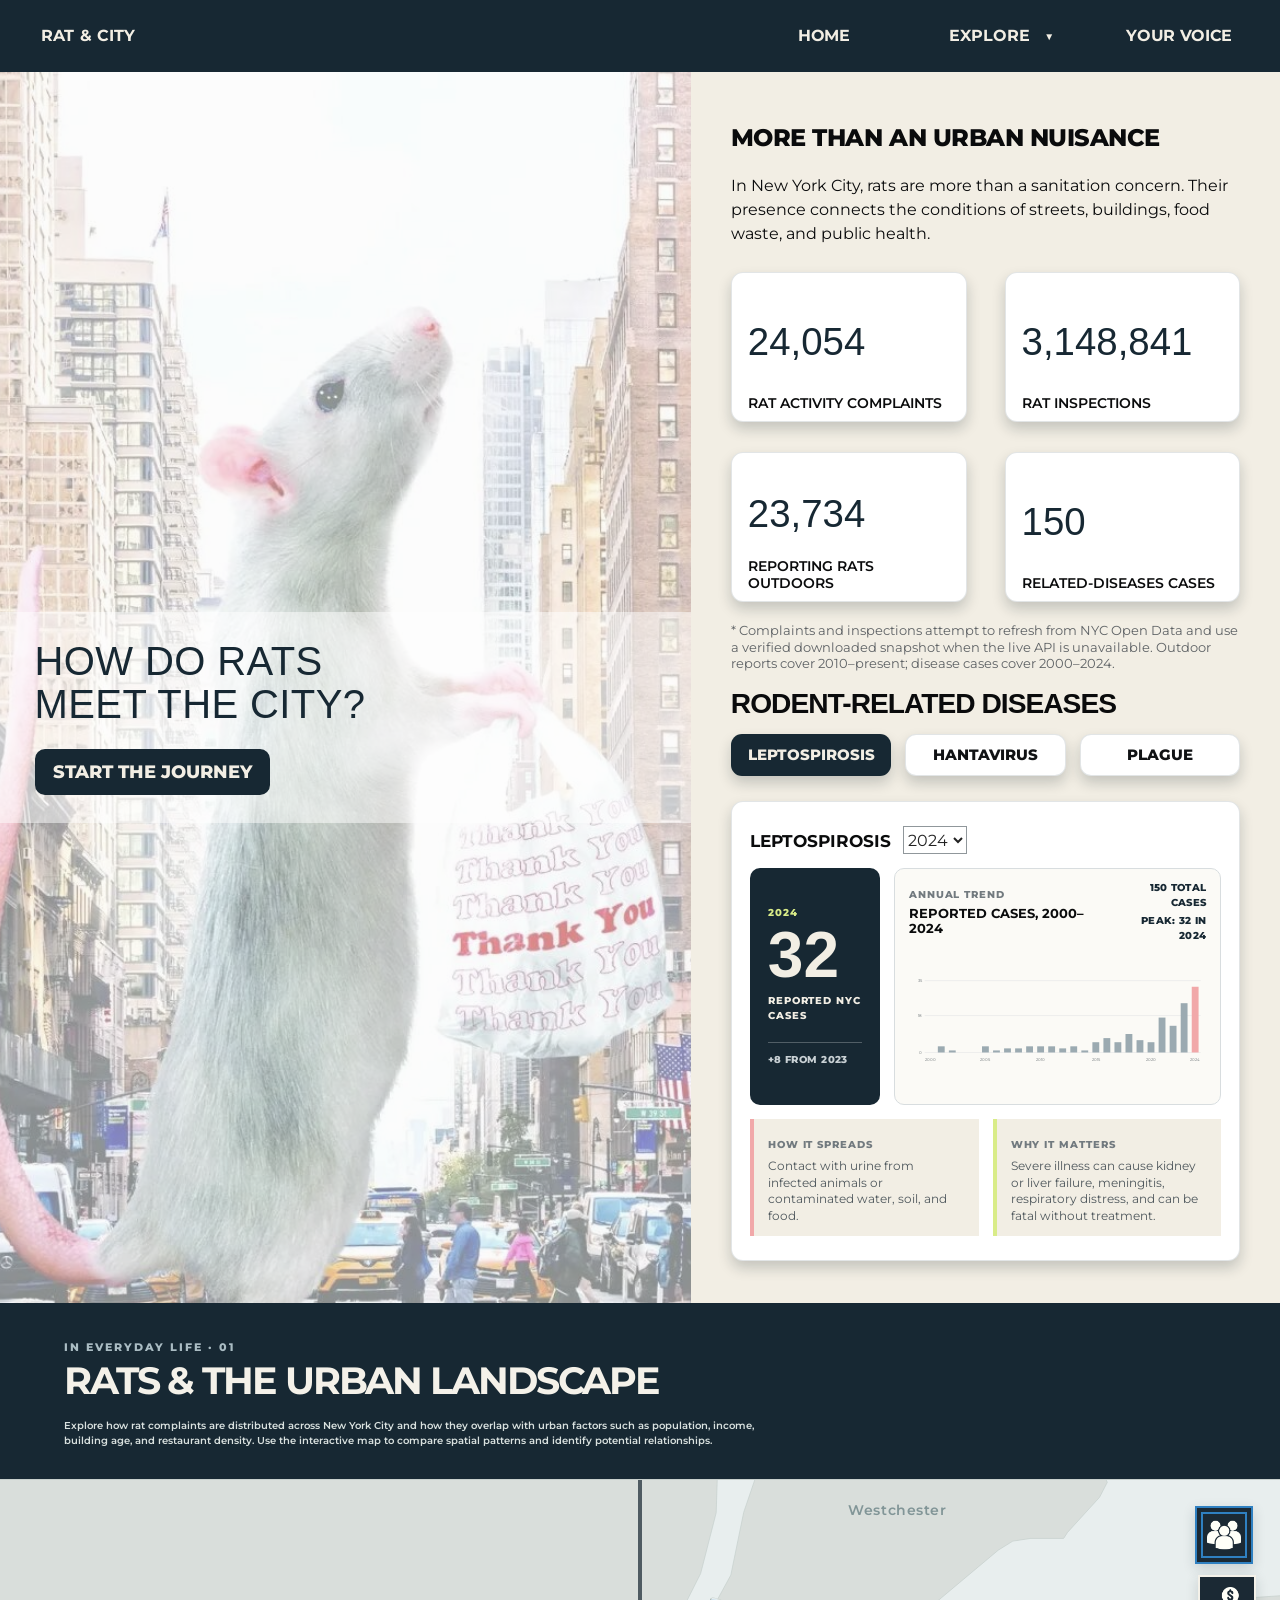
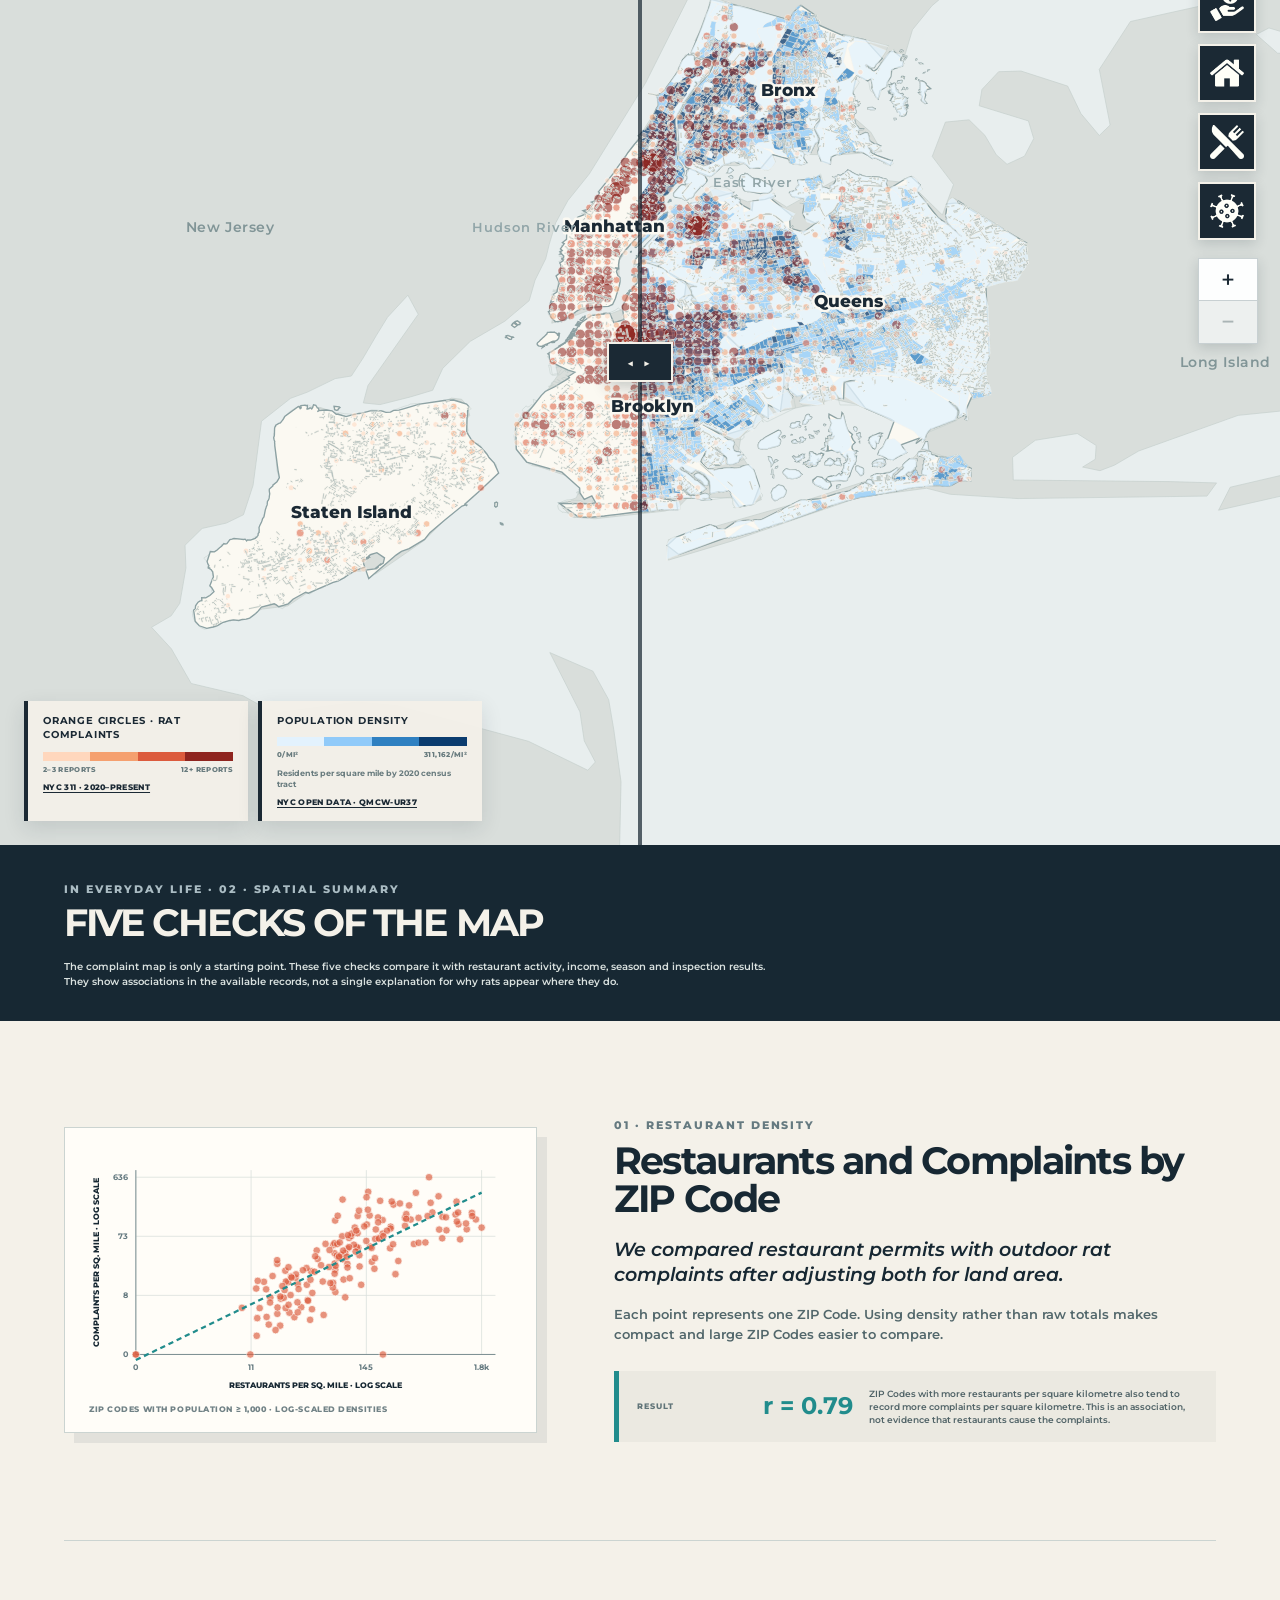
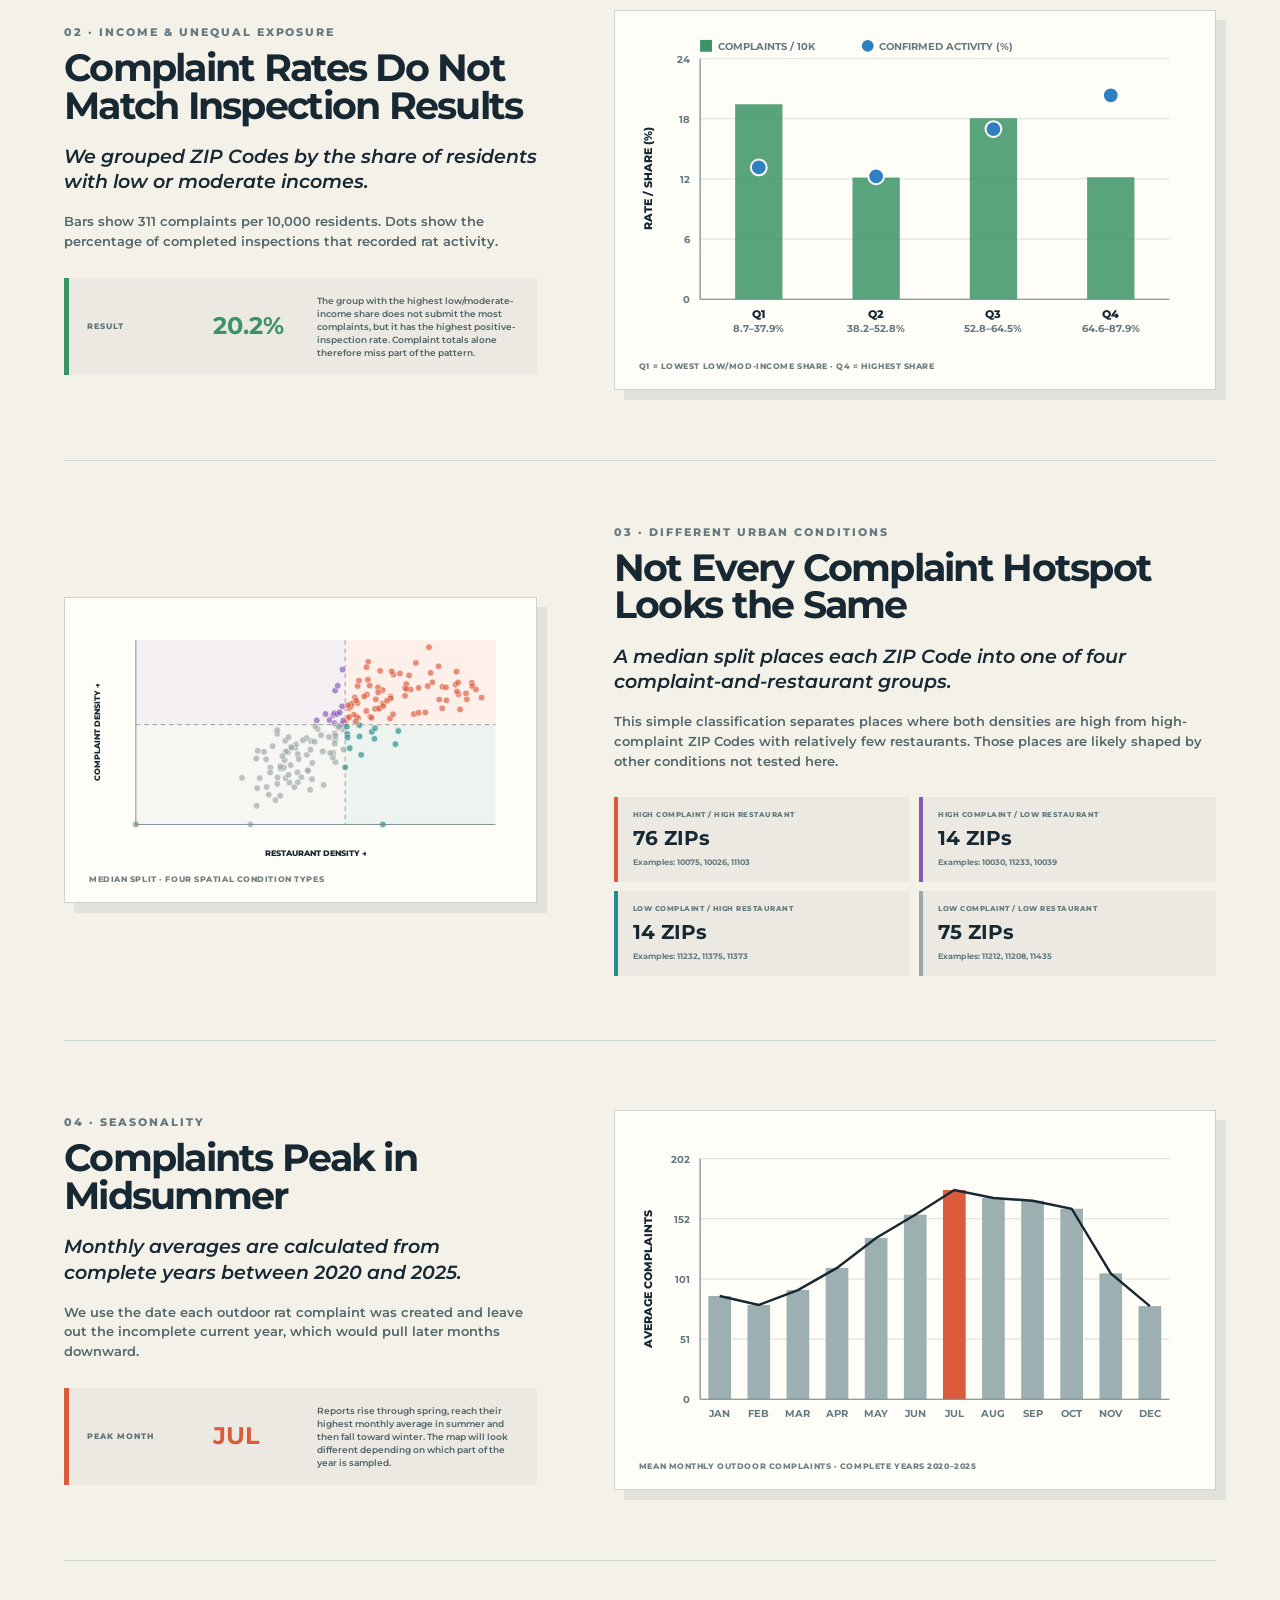
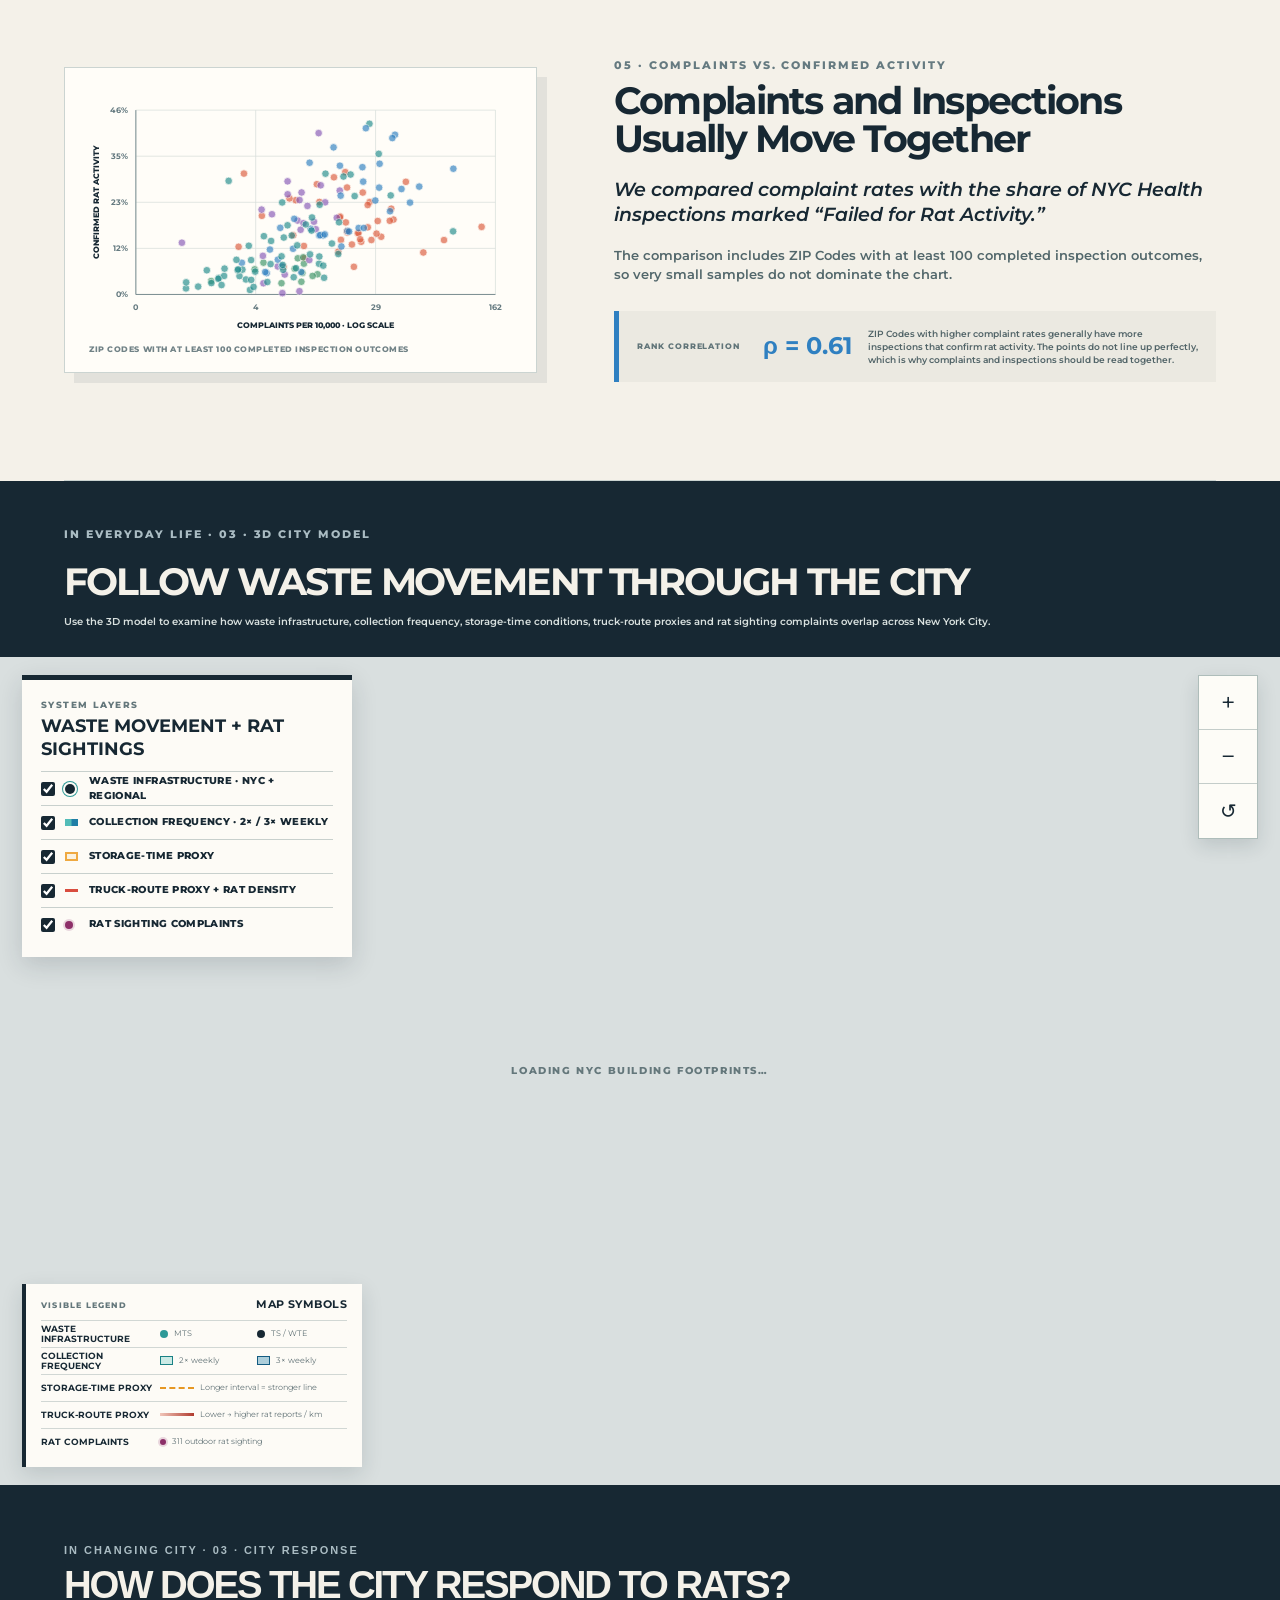
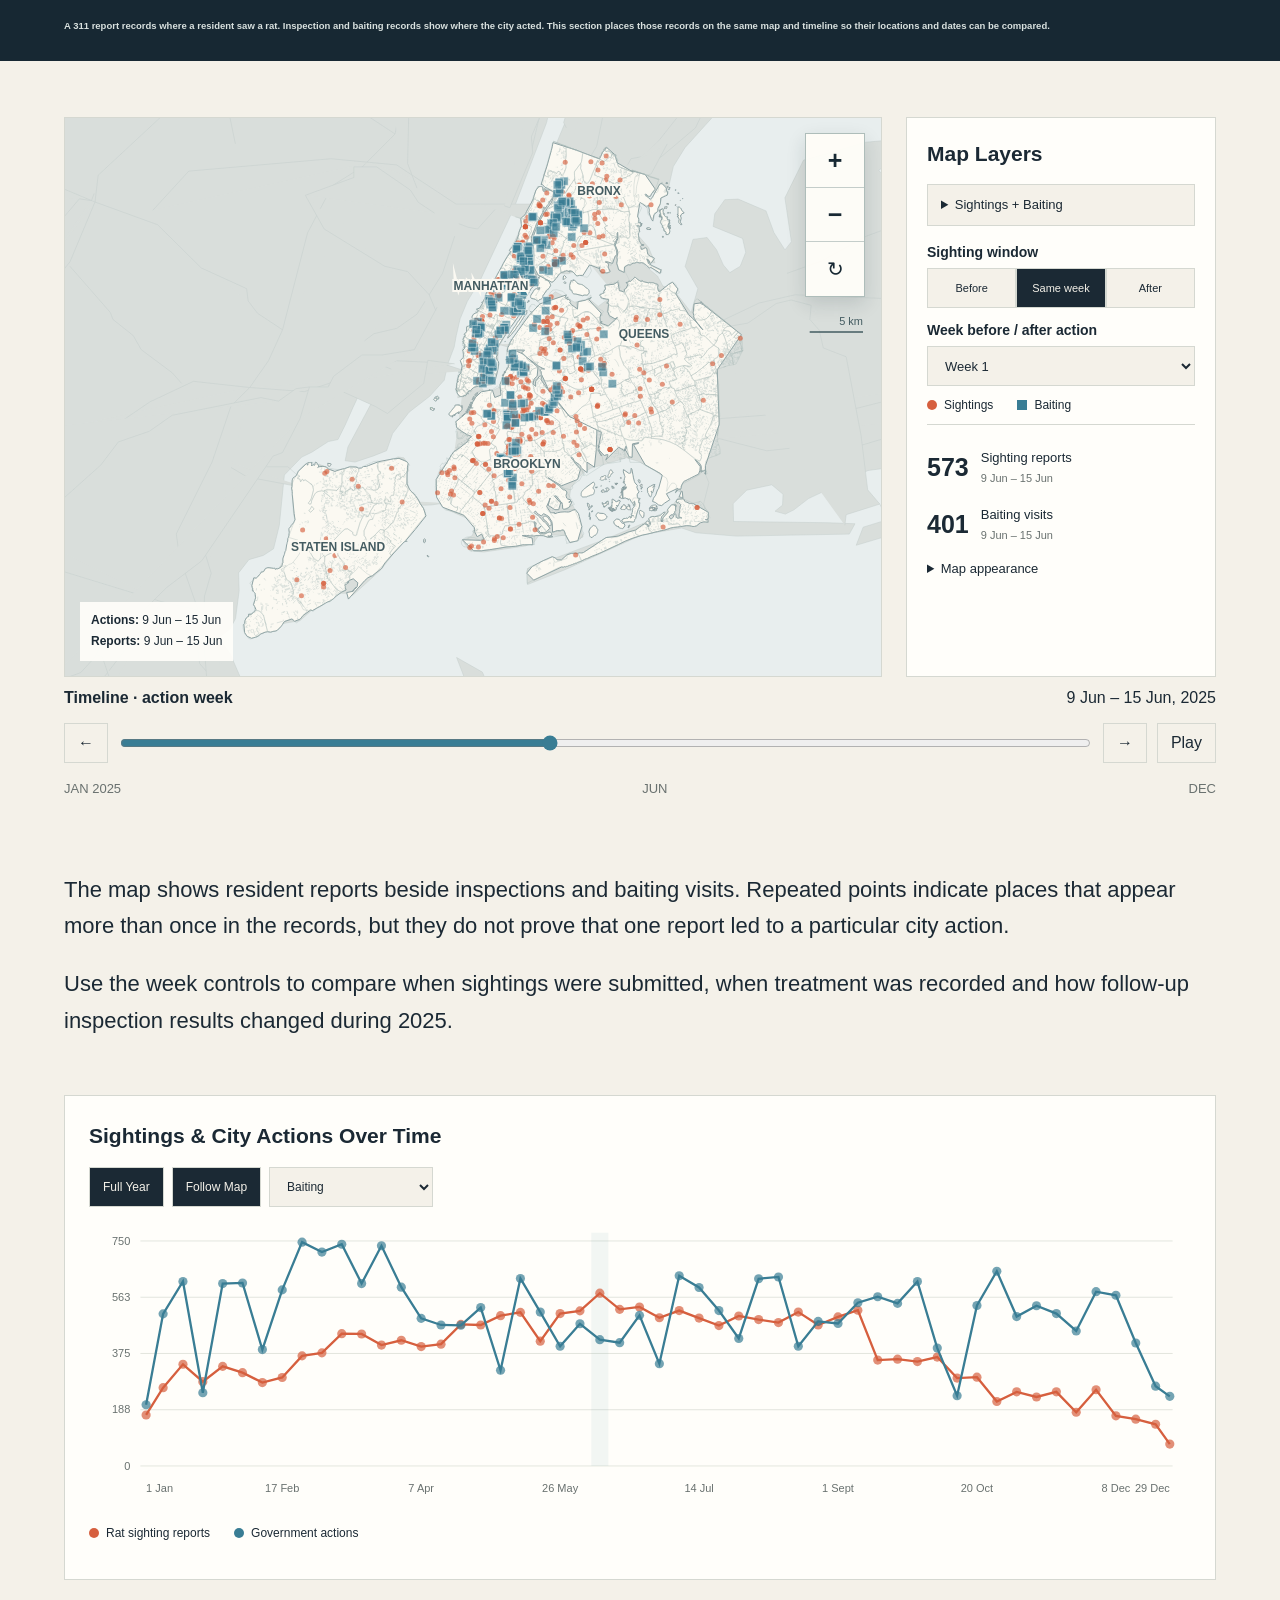
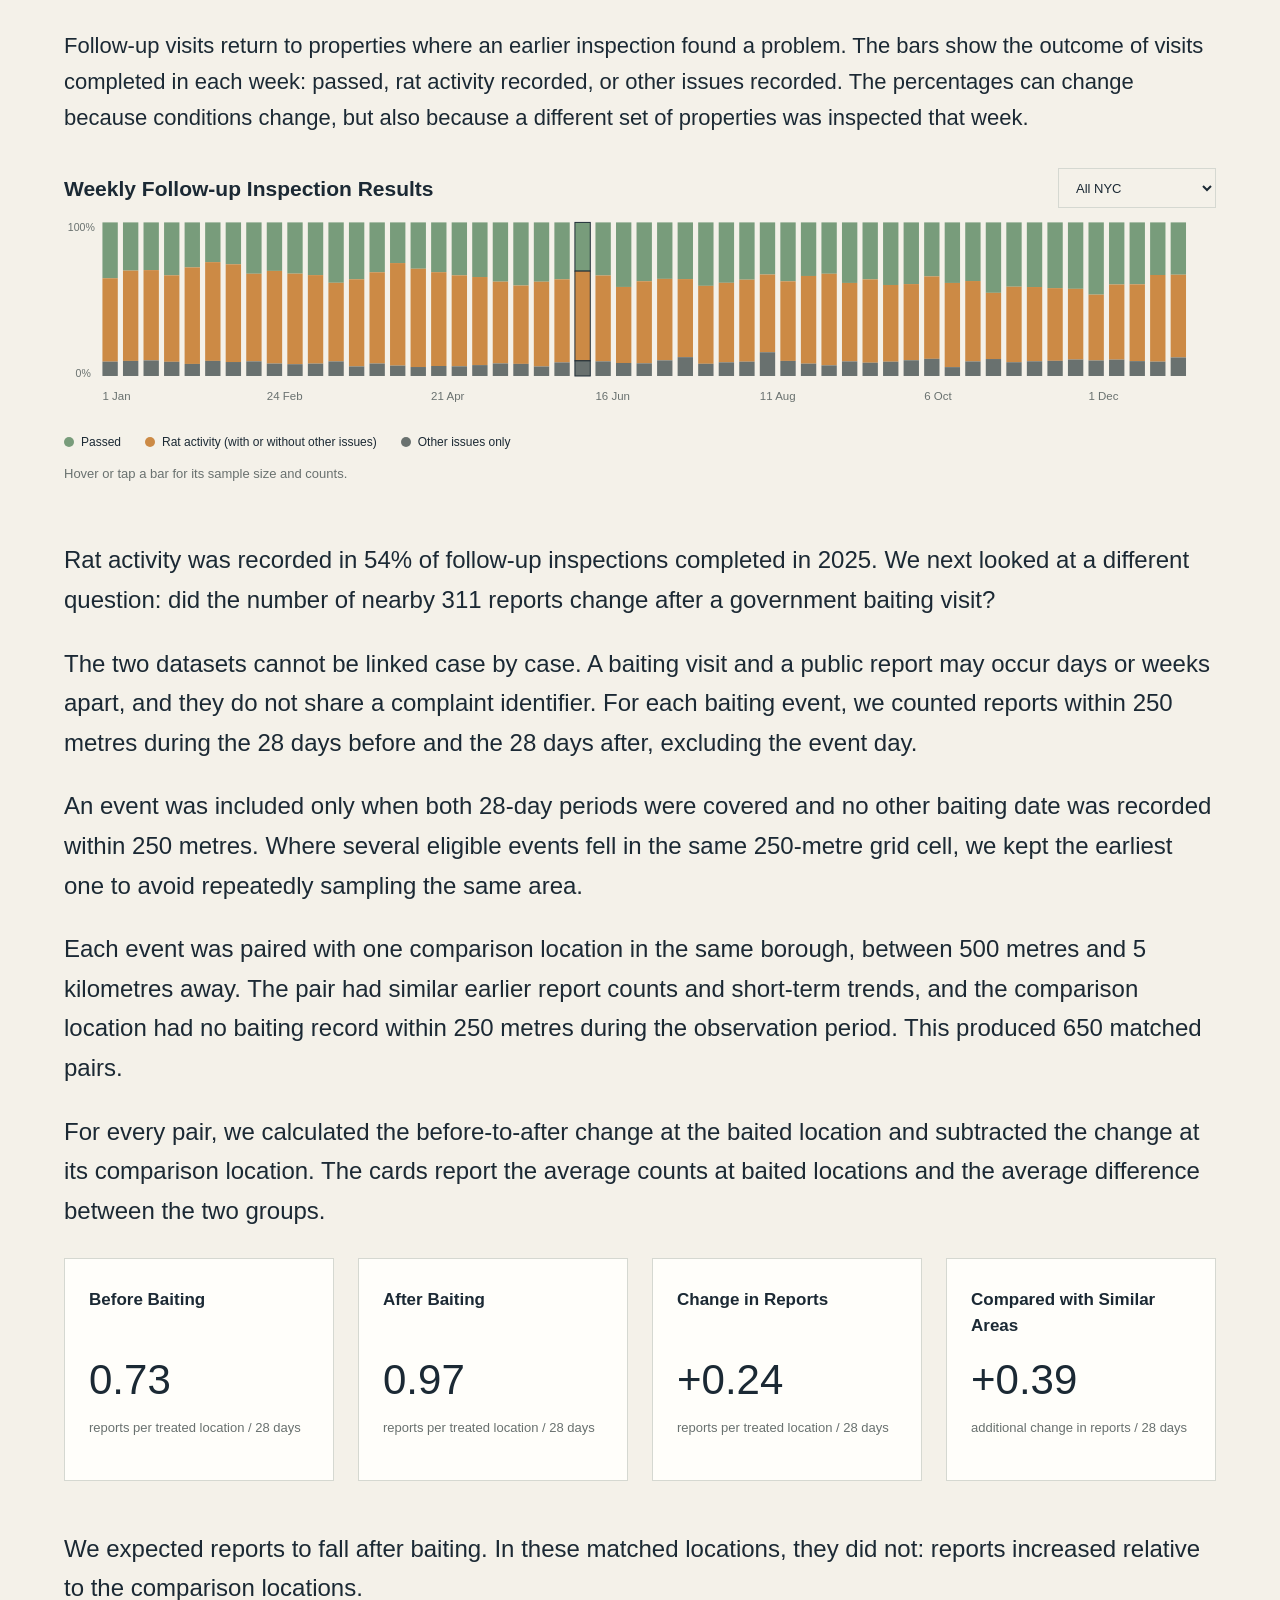
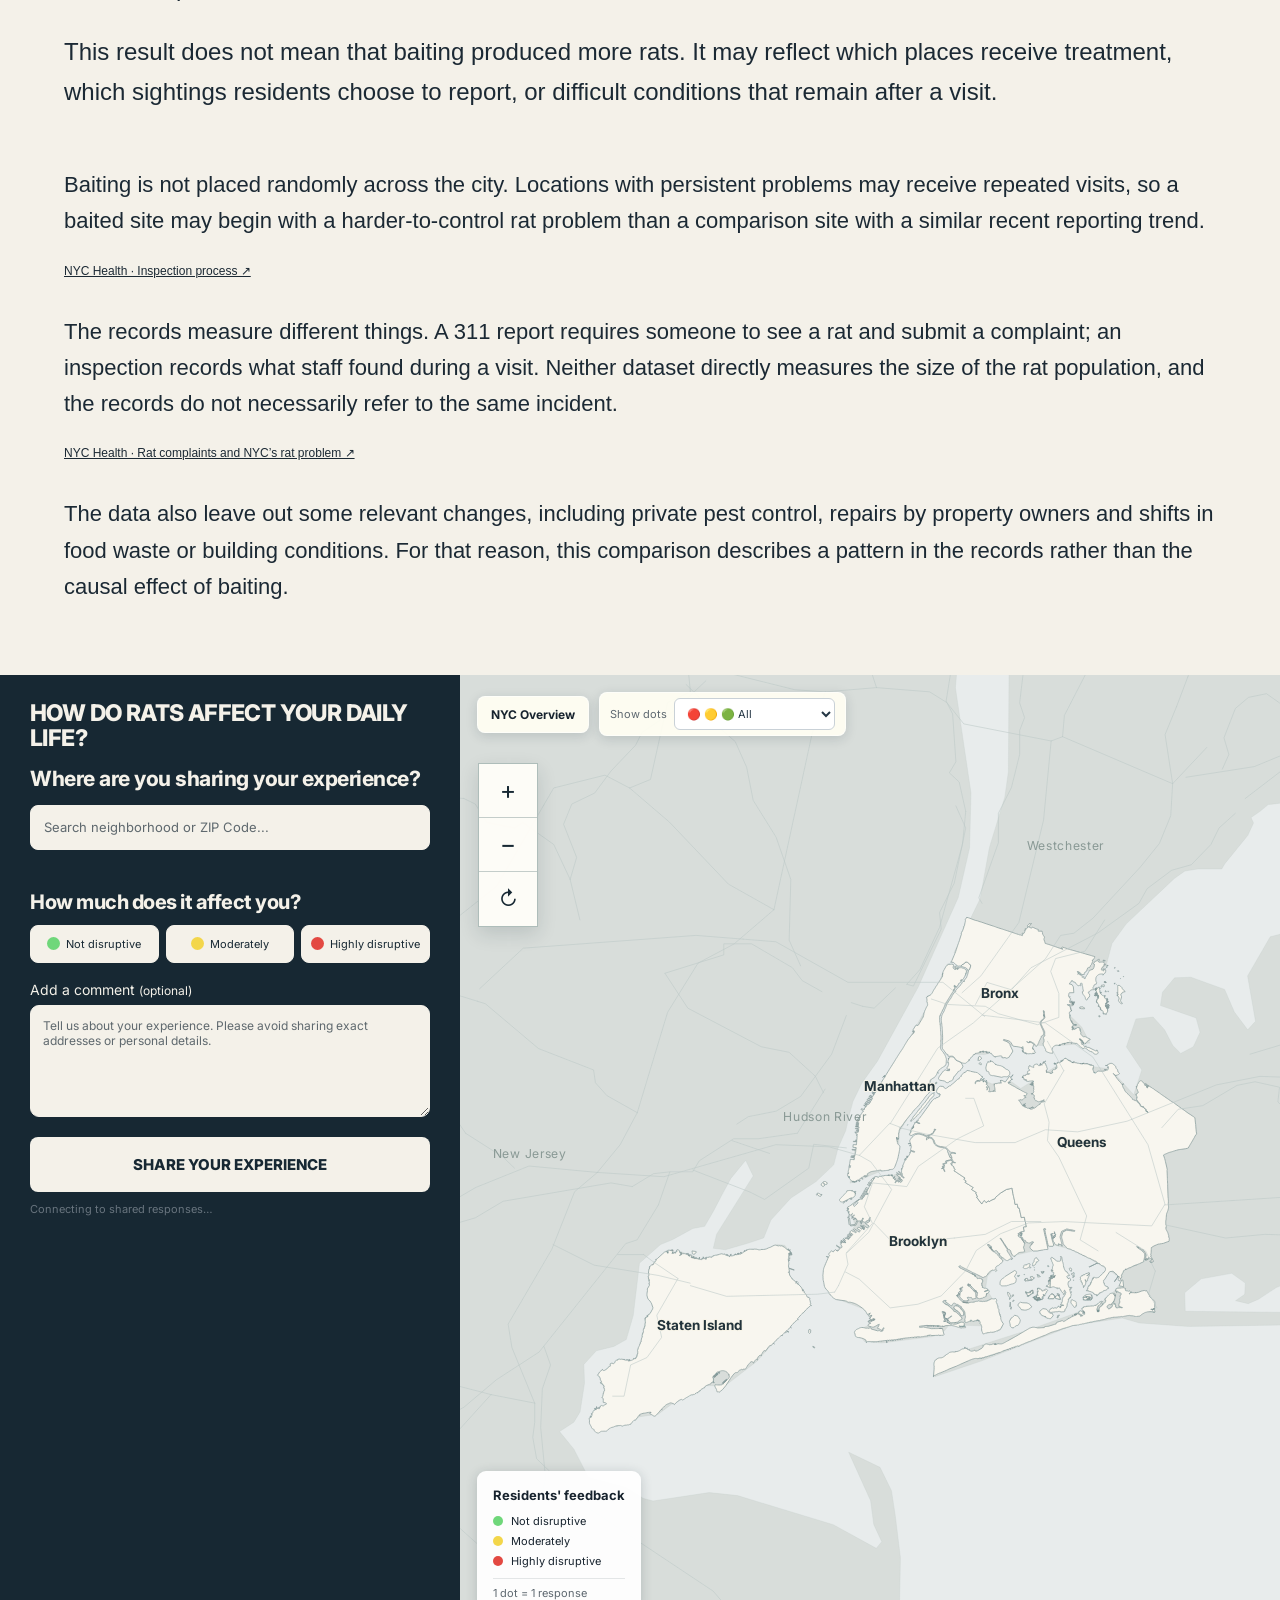
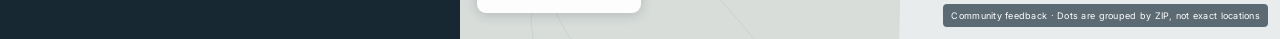
<file: index.html>
<!doctype html>
<html lang="en">
  <head>
    <meta charset="UTF-8" />
    <meta name="viewport" content="width=device-width, initial-scale=1.0" />
    <meta
      name="description"
      content="Rat & City — an introduction to rodent activity and public-health concerns in New York City."
    />
    <title>Rat &amp; City | Introduction &amp; Hotspot Overlap</title>
    <link rel="preconnect" href="https://fonts.googleapis.com" />
    <link rel="preconnect" href="https://fonts.gstatic.com" crossorigin />
    <link
      href="https://fonts.googleapis.com/css2?family=Isometra&family=Montserrat:wght@400;600;700;800&display=swap"
      rel="stylesheet"
    />
    <link rel="stylesheet" href="introduction/styles.css" />
    <link rel="stylesheet" href="styles.css" />
    <link rel="stylesheet" href="summary.css" />
    <link rel="stylesheet" href="2.1 3D/embedded.css" />
    <link rel="stylesheet" href="integration.css" />
    <script src="introduction/assets/rat-city-data.js" defer></script>
    <script src="introduction/script.js" defer></script>
    <script src="0.processed data/hotspot-map-data.js" defer></script>
    <script src="script.js" defer></script>
    <script src="0.processed data/hotspot-summary-data.js" defer></script>
    <script src="summary.js" defer></script>
    <script src="2.1 3D/embedded-loader.js" defer></script>
    <script src="integration.js" defer></script>
  </head>
  <body>
    <a class="skip-link" href="#main">Skip to content</a>

    <header class="site-header">
      <a class="brand" href="#home" aria-label="Rat and City home">RAT &amp; CITY</a>
      <nav class="main-nav" aria-label="Main navigation">
        <a href="#home">HOME</a>
        <div class="explore-menu">
          <button
            class="explore-trigger"
            type="button"
            aria-expanded="false"
            aria-controls="explore-dropdown"
          >
            EXPLORE <span class="triangle" aria-hidden="true">▼</span>
          </button>
          <div class="explore-dropdown" id="explore-dropdown">
            <a href="#hotspot-overlap">IN EVERYDAY LIFE</a>
            <a href="#timeline">IN CHANGING CITY</a>
          </div>
        </div>
        <a href="#participation">YOUR VOICE</a>
      </nav>
    </header>

    <main id="main">
      <section class="opening" id="home" aria-label="Rat and City introduction">
        <div class="hero-panel">
          <img
            class="hero-image"
            src="introduction/assets/intro-rat.png"
            alt="A surreal giant white rat carrying a shopping bag on a New York City street"
          />
          <div class="hero-wash" aria-hidden="true"></div>
          <div class="hero-copy">
            <h1>HOW DO RATS<br />MEET THE CITY?</h1>
            <a class="journey-button" href="#hotspot-overlap">START THE JOURNEY</a>
          </div>
        </div>

        <div class="intro-panel">
          <div class="intro-copy">
            <h2>MORE THAN AN URBAN NUISANCE</h2>
            <p class="lede">
              In New York City, rats are more than a sanitation concern. Their presence
              connects the conditions of streets, buildings, food waste, and public health.
            </p>
          </div>

          <div class="metric-grid" aria-label="New York City rat data overview">
            <article class="metric-card" data-metric="complaints">
              <p class="metric-state sr-only">CONNECTING TO NYC OPEN DATA</p>
              <p class="metric-value" aria-live="polite">—</p>
              <h3>RAT ACTIVITY COMPLAINTS</h3>
            </article>
            <article class="metric-card" data-metric="inspections">
              <p class="metric-state sr-only">CONNECTING TO NYC OPEN DATA</p>
              <p class="metric-value" aria-live="polite">—</p>
              <h3>RAT INSPECTIONS</h3>
            </article>
            <article class="metric-card" data-metric="outdoor">
              <p class="metric-state sr-only">LOADED FROM DOWNLOADED NYC OPEN DATA</p>
              <p class="metric-value" aria-live="polite">—</p>
              <h3>REPORTING RATS OUTDOORS</h3>
            </article>
            <article class="metric-card" data-metric="diseases">
              <p class="metric-state sr-only">LOADED FROM DOWNLOADED NYC HEALTH DATA</p>
              <p class="metric-value" aria-live="polite">—</p>
              <h3>RELATED-DISEASES CASES</h3>
            </article>
          </div>
          <p class="source-note">
            * Complaints and inspections attempt to refresh from NYC Open Data and use a
            verified downloaded snapshot when the live API is unavailable. Outdoor reports
            cover 2010–present; disease cases cover 2000–2024.
          </p>

          <section class="disease-section" aria-labelledby="disease-title">
            <h2 id="disease-title">RODENT-RELATED DISEASES</h2>
            <div class="disease-tabs" role="tablist" aria-label="Choose a disease">
              <button
                class="disease-tab is-active"
                type="button"
                role="tab"
                aria-selected="true"
                aria-controls="disease-panel"
                data-disease="leptospirosis"
              >
                LEPTOSPIROSIS
              </button>
              <button
                class="disease-tab"
                type="button"
                role="tab"
                aria-selected="false"
                aria-controls="disease-panel"
                data-disease="hantavirus"
              >
                HANTAVIRUS
              </button>
              <button
                class="disease-tab"
                type="button"
                role="tab"
                aria-selected="false"
                aria-controls="disease-panel"
                data-disease="plague"
              >
                PLAGUE
              </button>
            </div>

            <div class="disease-panel" id="disease-panel" role="tabpanel" tabindex="0">
              <div class="disease-heading-row">
                <h3 id="disease-name">LEPTOSPIROSIS</h3>
                <label class="year-select">
                  <span class="sr-only">Select year</span>
                  <select id="disease-year" aria-label="Disease information year">
                    <option>2024</option>
                    <option>2023</option>
                    <option>2022</option>
                    <option>2021</option>
                    <option>2020</option>
                    <option>2019</option>
                    <option>2018</option>
                    <option>2017</option>
                    <option>2016</option>
                    <option>2015</option>
                    <option>2014</option>
                    <option>2013</option>
                    <option>2012</option>
                    <option>2011</option>
                    <option>2010</option>
                    <option>2009</option>
                    <option>2008</option>
                    <option>2007</option>
                    <option>2006</option>
                    <option>2005</option>
                    <option>2004</option>
                    <option>2003</option>
                    <option>2002</option>
                    <option>2001</option>
                    <option>2000</option>
                  </select>
                </label>
              </div>
              <div class="disease-dashboard">
                <aside class="disease-summary-card" aria-label="Selected year case count">
                  <span class="disease-stat-year" id="disease-stat-year">2024</span>
                  <strong class="disease-stat-value" id="disease-stat-value">32</strong>
                  <span class="disease-stat-label">REPORTED NYC CASES</span>
                  <span class="disease-stat-delta" id="disease-stat-delta">+8 FROM 2023</span>
                </aside>

                <section class="disease-chart-card" aria-labelledby="disease-chart-title">
                  <div class="disease-chart-heading">
                    <div>
                      <span class="disease-chart-kicker">ANNUAL TREND</span>
                      <h4 id="disease-chart-title">REPORTED CASES, 2000–2024</h4>
                    </div>
                    <div class="disease-chart-meta">
                      <span id="disease-total">150 TOTAL CASES</span>
                      <span id="disease-peak">PEAK: 32 IN 2024</span>
                    </div>
                  </div>
                  <svg
                    class="disease-chart"
                    id="disease-chart"
                    viewBox="0 0 720 220"
                    role="img"
                    aria-labelledby="disease-chart-svg-title disease-chart-svg-desc"
                  ></svg>
                </section>
              </div>

              <div class="disease-insights">
                <article class="disease-insight">
                  <span>HOW IT SPREADS</span>
                  <p id="disease-transmission">
                    Contact with urine from infected animals or contaminated water, soil, and
                    food.
                  </p>
                </article>
                <article class="disease-insight">
                  <span>WHY IT MATTERS</span>
                  <p id="disease-description">
                    Severe illness can cause kidney or liver failure, meningitis, respiratory
                    distress, and can be fatal without treatment.
                  </p>
                </article>
              </div>
            </div>
          </section>
        </div>
      </section>

      <section class="hotspot-section" id="hotspot-overlap" aria-labelledby="hotspot-title">
        <header class="hotspot-heading">
          <div>
            <p class="hotspot-kicker">IN EVERYDAY LIFE · 01</p>
            <h2 id="hotspot-title">RATS &amp; THE URBAN LANDSCAPE</h2>
          </div>
          <p>
            <span>Explore how rat complaints are distributed across New York City and how they overlap with urban factors such as population, income,</span>
            <span>building age, and restaurant density. Use the interactive map to compare spatial patterns and identify potential relationships.</span>
          </p>
        </header>

        <div class="hotspot-map-shell">
          <div id="hotspot-map" class="hotspot-map" role="img" aria-label="New York City geographic base map with swipeable spatial overlay">
            <div class="map-loading">BUILDING THE NYC BASE MAP…</div>
          </div>

          <aside class="icon-rail" aria-label="Spatial overlay layers">
            <button class="layer-button" type="button" data-layer="population" aria-label="Show population overlay" aria-pressed="false">
              <img src="assets/icons/population.png" alt="" /><span>POPULATION</span>
            </button>
            <button class="layer-button" type="button" data-layer="income" aria-label="Show income overlay" aria-pressed="false">
              <img src="assets/icons/income.png" alt="" /><span>INCOME</span>
            </button>
            <button class="layer-button" type="button" data-layer="housing" aria-label="Show housing age overlay" aria-pressed="false">
              <img src="assets/icons/housing-age.png" alt="" /><span>HOUSING AGE</span>
            </button>
            <button class="layer-button" type="button" data-layer="restaurant" aria-label="Show restaurant overlay" aria-pressed="false">
              <img src="assets/icons/restaurant.png" alt="" /><span>RESTAURANTS</span>
            </button>
            <button class="layer-button" type="button" data-layer="disease" aria-label="Show rat-borne disease overlay" aria-pressed="false">
              <img src="assets/icons/disease.png" alt="" /><span>RAT-BORNE HEALTH</span>
            </button>
            <div class="zoom-controls" aria-label="Map zoom controls">
              <button type="button" id="hotspot-zoom-in" aria-label="Zoom in">+</button>
              <button type="button" id="hotspot-zoom-out" aria-label="Zoom out">−</button>
            </div>
          </aside>

          <div class="swipe-divider" id="swipe-divider" role="separator" aria-orientation="vertical" aria-label="Drag to compare base map and overlay" tabindex="0">
            <span aria-hidden="true">◀ ▶</span>
          </div>

          <div class="map-legends">
            <section class="map-legend complaints-key">
              <strong>ORANGE CIRCLES · RAT COMPLAINTS</strong>
              <div class="legend-ramp complaints-ramp"></div>
              <div class="legend-range"><span id="complaint-low">FEWER</span><span id="complaint-high">MORE</span></div>
              <a href="https://data.cityofnewyork.us/d/erm2-nwe9" target="_blank" rel="noreferrer">NYC 311 · 2020–PRESENT</a>
            </section>
            <section class="map-legend layer-key" id="layer-key" aria-live="polite">
              <strong>POPULATION DENSITY</strong>
              <div class="legend-ramp" id="overlay-legend-ramp"></div>
              <div class="legend-range"><span id="legend-low">LOWER</span><span id="legend-high">HIGHER</span></div>
              <small id="legend-note">Residents per census tract area</small>
              <a id="legend-source" href="https://data.cityofnewyork.us/d/qmcw-ur37" target="_blank" rel="noreferrer">NYC OPEN DATA · QMCW-UR37</a>
            </section>
          </div>

          <aside class="borough-data" id="borough-data" aria-live="polite" aria-hidden="true">
            <button type="button" class="borough-data-close" aria-label="Close borough data">×</button>
            <p class="borough-data-kicker">BOROUGH PROFILE</p>
            <h3 id="borough-data-title">BROOKLYN</h3>
            <p class="borough-data-context">Official NYC Open Data summaries for the selected borough.</p>
            <div class="borough-data-grid">
              <div><span>RAT COMPLAINTS</span><strong data-stat="complaints">—</strong><small>2020–present</small></div>
              <div><span>POPULATION</span><strong data-stat="population">—</strong><small>2020 census</small></div>
              <div><span>LOW/MOD INCOME</span><strong data-stat="income">—</strong><small>population share</small></div>
              <div><span>BUILDING AGE</span><strong data-stat="housing">—</strong><small id="housing-detail">sample average</small></div>
              <div><span>RESTAURANTS</span><strong data-stat="restaurants">—</strong><small id="restaurant-detail">active permits</small></div>
              <div><span>RAT-BORNE DISEASES</span><strong data-stat="disease">—</strong><small id="disease-detail">Lepto · Hanta · Plague</small></div>
            </div>
          </aside>
        </div>

      </section>

      <section class="summary-section" id="spatial-summary" aria-labelledby="summary-title">
        <header class="summary-heading">
          <div class="summary-heading-copy">
            <p class="summary-kicker">IN EVERYDAY LIFE · 02 · SPATIAL SUMMARY</p>
            <h2 id="summary-title">FIVE CHECKS OF THE MAP</h2>
          </div>
          <p class="summary-lead">
            The complaint map is only a starting point. These five checks compare it with restaurant activity, income, season and inspection results.<br />
            They show associations in the available records, not a single explanation for why rats appear where they do.
          </p>
        </header>

        <div class="summary-studies">
          <article class="study-row study-restaurant">
            <figure class="study-chart-card">
              <svg id="restaurant-density-chart" viewBox="0 0 560 320" role="img" aria-label="Scatter plot comparing restaurant density and rat complaint density by ZIP Code"></svg>
              <figcaption>ZIP Codes with population ≥ 1,000 · log-scaled densities</figcaption>
            </figure>
            <div class="study-copy">
              <p class="study-number">01 · RESTAURANT DENSITY</p>
              <h3>Restaurants and Complaints by ZIP Code</h3>
              <p class="study-question">We compared restaurant permits with outdoor rat complaints after adjusting both for land area.</p>
              <p>Each point represents one ZIP Code. Using density rather than raw totals makes compact and large ZIP Codes easier to compare.</p>
              <div class="study-finding"><span>RESULT</span><strong>r = <b data-summary-stat="restaurant-correlation">—</b></strong><p>ZIP Codes with more restaurants per square kilometre also tend to record more complaints per square kilometre. This is an association, not evidence that restaurants cause the complaints.</p></div>
            </div>
          </article>

          <article class="study-row study-income">
            <figure class="study-chart-card">
              <svg id="income-exposure-chart" viewBox="0 0 560 320" role="img" aria-label="Income quartile comparison of rat complaint rates and confirmed rat activity inspection rates"></svg>
              <figcaption>Q1 = lowest low/mod-income share · Q4 = highest share</figcaption>
            </figure>
            <div class="study-copy">
              <p class="study-number">02 · INCOME &amp; UNEQUAL EXPOSURE</p>
              <h3>Complaint Rates Do Not Match Inspection Results</h3>
              <p class="study-question">We grouped ZIP Codes by the share of residents with low or moderate incomes.</p>
              <p>Bars show 311 complaints per 10,000 residents. Dots show the percentage of completed inspections that recorded rat activity.</p>
              <div class="study-finding"><span>RESULT</span><strong><b data-summary-stat="income-q4-positive">—</b>%</strong><p>The group with the highest low/moderate-income share does not submit the most complaints, but it has the highest positive-inspection rate. Complaint totals alone therefore miss part of the pattern.</p></div>
            </div>
          </article>

          <article class="study-row study-quadrants">
            <figure class="study-chart-card">
              <svg id="urban-conditions-chart" viewBox="0 0 560 320" role="img" aria-label="Four-quadrant comparison of restaurant and rat complaint density by ZIP Code"></svg>
              <figcaption>Median split · four spatial condition types</figcaption>
            </figure>
            <div class="study-copy">
              <p class="study-number">03 · DIFFERENT URBAN CONDITIONS</p>
              <h3>Not Every Complaint Hotspot Looks the Same</h3>
              <p class="study-question">A median split places each ZIP Code into one of four complaint-and-restaurant groups.</p>
              <p>This simple classification separates places where both densities are high from high-complaint ZIP Codes with relatively few restaurants. Those places are likely shaped by other conditions not tested here.</p>
              <div class="quadrant-summary" id="quadrant-summary" aria-label="ZIP Code counts in each urban-condition quadrant"></div>
            </div>
          </article>

          <article class="study-row study-seasonality">
            <figure class="study-chart-card">
              <svg id="seasonality-chart" viewBox="0 0 560 320" role="img" aria-label="Average outdoor rat complaints by month from 2020 through 2025"></svg>
              <figcaption>Mean monthly outdoor complaints · complete years 2020–2025</figcaption>
            </figure>
            <div class="study-copy">
              <p class="study-number">04 · SEASONALITY</p>
              <h3>Complaints Peak in Midsummer</h3>
              <p class="study-question">Monthly averages are calculated from complete years between 2020 and 2025.</p>
              <p>We use the date each outdoor rat complaint was created and leave out the incomplete current year, which would pull later months downward.</p>
              <div class="study-finding"><span>PEAK MONTH</span><strong data-summary-stat="peak-month">—</strong><p>Reports rise through spring, reach their highest monthly average in summer and then fall toward winter. The map will look different depending on which part of the year is sampled.</p></div>
            </div>
          </article>

          <article class="study-row study-inspections">
            <figure class="study-chart-card">
              <svg id="inspection-chart" viewBox="0 0 560 320" role="img" aria-label="Scatter plot comparing rat complaints per 10,000 residents with confirmed rat activity inspection share"></svg>
              <figcaption>ZIP Codes with at least 100 completed inspection outcomes</figcaption>
            </figure>
            <div class="study-copy">
              <p class="study-number">05 · COMPLAINTS VS. CONFIRMED ACTIVITY</p>
              <h3>Complaints and Inspections Usually Move Together</h3>
              <p class="study-question">We compared complaint rates with the share of NYC Health inspections marked “Failed for Rat Activity.”</p>
              <p>The comparison includes ZIP Codes with at least 100 completed inspection outcomes, so very small samples do not dominate the chart.</p>
              <div class="study-finding"><span>RANK CORRELATION</span><strong>ρ = <b data-summary-stat="inspection-correlation">—</b></strong><p>ZIP Codes with higher complaint rates generally have more inspections that confirm rat activity. The points do not line up perfectly, which is why complaints and inspections should be read together.</p></div>
            </div>
          </article>
        </div>

      </section>

      <section class="model-introduction" aria-labelledby="model-introduction-title">
        <p class="model-introduction-kicker">IN EVERYDAY LIFE · 03 · 3D CITY MODEL</p>
        <h3 id="model-introduction-title">FOLLOW WASTE MOVEMENT THROUGH THE CITY</h3>
        <p>Use the 3D model to examine how waste infrastructure, collection frequency, storage-time conditions, truck-route proxies and rat sighting complaints overlap across New York City.</p>
      </section>

      <section class="waste-section" id="waste-in-motion" aria-label="Three-dimensional New York City model">
        <h2 class="sr-only">New York City 3D building model</h2>
        <div class="waste-model-shell">
          <canvas id="city-model" aria-label="New York City building model viewed from the southeast"></canvas>
          <canvas id="city-overlay" aria-hidden="true"></canvas>
          <div class="waste-model-grid" aria-hidden="true"></div>
          <div class="loading-state" id="loading-state">LOADING NYC BUILDING FOOTPRINTS…</div>

          <aside class="waste-layer-panel" aria-label="Waste exposure layers">
            <div class="waste-layer-heading">
              <span>SYSTEM LAYERS</span>
              <strong>WASTE MOVEMENT + RAT SIGHTINGS</strong>
            </div>
            <label><input type="checkbox" data-waste-layer="infrastructure" checked><i class="layer-swatch facility"></i><span>Waste infrastructure · NYC + regional</span></label>
            <label><input type="checkbox" data-waste-layer="frequency" checked><i class="layer-swatch frequency"></i><span>Collection frequency · 2× / 3× weekly</span></label>
            <label><input type="checkbox" data-waste-layer="storage" checked><i class="layer-swatch storage"></i><span>Storage-time proxy</span></label>
            <label><input type="checkbox" data-waste-layer="routes" checked><i class="layer-swatch routes"></i><span>Truck-route proxy + rat density</span></label>
            <label><input type="checkbox" data-waste-layer="complaints" checked><i class="layer-swatch complaints"></i><span>Rat sighting complaints</span></label>
          </aside>

          <aside class="waste-dynamic-legend" id="waste-dynamic-legend" aria-label="Visible map legend" aria-live="polite">
            <div class="legend-heading"><span>VISIBLE LEGEND</span><strong>MAP SYMBOLS</strong></div>
            <section data-legend-layer="infrastructure">
              <b>Waste infrastructure</b>
              <span><i class="legend-dot mts"></i>MTS</span><span><i class="legend-dot transfer"></i>TS / WTE</span>
            </section>
            <section data-legend-layer="frequency">
              <b>Collection frequency</b>
              <span><i class="legend-area twice"></i>2× weekly</span><span><i class="legend-area thrice"></i>3× weekly</span>
            </section>
            <section data-legend-layer="storage">
              <b>Storage-time proxy</b>
              <span class="legend-wide"><i class="legend-line storage"></i>Longer interval = stronger line</span>
            </section>
            <section data-legend-layer="routes">
              <b>Truck-route proxy</b>
              <span class="legend-wide"><i class="legend-line route"></i>Lower → higher rat reports / km</span>
            </section>
            <section data-legend-layer="complaints">
              <b>Rat complaints</b>
              <span class="legend-wide"><i class="legend-dot complaints"></i>311 outdoor rat sighting</span>
            </section>
          </aside>

          <div class="view-controls" aria-label="3D view controls">
            <button type="button" id="zoom-in" aria-label="Zoom in">+</button>
            <button type="button" id="zoom-out" aria-label="Zoom out">−</button>
            <button type="button" id="reset-view" aria-label="Reset 3D view">↺</button>
          </div>
        </div>
      </section>

      <section class="integrated-section" id="timeline" aria-labelledby="timeline-title">
        <h2 class="sr-only" id="timeline-title">City response timeline</h2>
        <iframe
          class="integrated-frame"
          id="timeline-frame"
          src="timeline/index.html"
          title="Rat and City — City response timeline"
          loading="lazy"
        ></iframe>
      </section>

      <section class="integrated-section" id="participation" aria-labelledby="participation-title">
        <h2 class="sr-only" id="participation-title">Your Voice participation map</h2>
        <iframe
          class="integrated-frame"
          id="participation-frame"
          src="participation/index.html"
          title="Rat and City — Your Voice participation map"
          loading="lazy"
        ></iframe>
      </section>
    </main>
  </body>
</html>
</file>
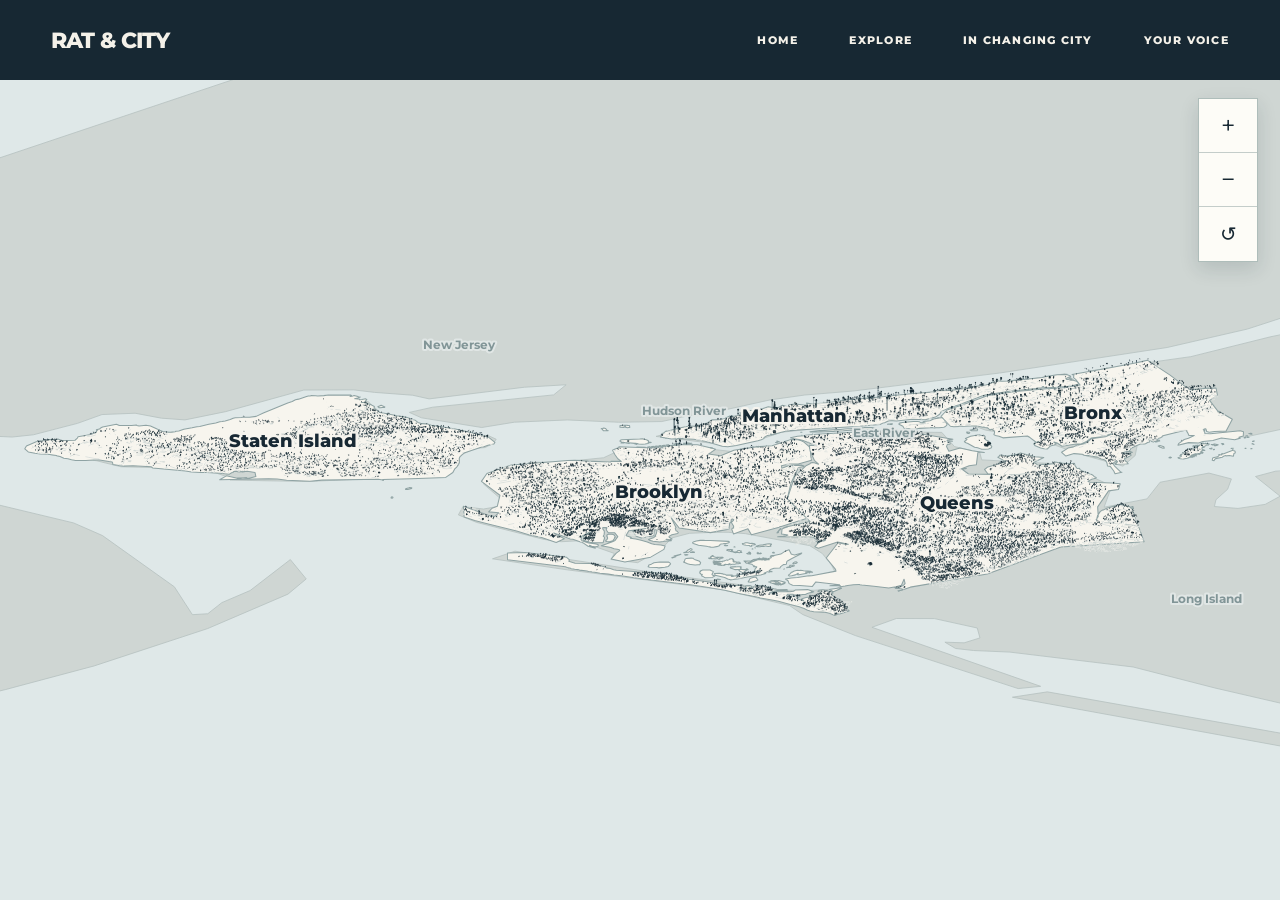
<file: 2.1 3D/index.html>
<!doctype html>
<html lang="en">
  <head>
    <meta charset="UTF-8" />
    <meta name="viewport" content="width=device-width, initial-scale=1.0" />
    <meta name="description" content="An interactive LOD1 model built from real NYC building footprints and roof heights." />
    <title>Rat &amp; City | New York City 3D Model</title>
    <link rel="preconnect" href="https://fonts.googleapis.com" />
    <link rel="preconnect" href="https://fonts.gstatic.com" crossorigin />
    <link href="https://fonts.googleapis.com/css2?family=Montserrat:wght@400;600;700;800&amp;display=swap" rel="stylesheet" />
    <link rel="stylesheet" href="styles.css" />
    <link rel="stylesheet" href="embedded.css" />
    <script src="../0.processed data/nyc-official-citygml-mesh.js" defer></script>
    <script src="../0.processed data/nyc-3d-basemap-data.js" defer></script>
    <script src="app.js" defer></script>
  </head>
  <body class="waste-standalone">
    <a class="skip-link" href="#city-model">Skip to the 3D model</a>
    <header class="site-header">
      <a class="brand" href="../index.html#home">RAT &amp; CITY</a>
      <nav class="main-nav" aria-label="Main navigation">
        <a href="../index.html#home">HOME</a>
        <a href="../index.html#hotspot-overlap">EXPLORE</a>
        <a href="../index.html#timeline">IN CHANGING CITY</a>
        <a href="../index.html#participation">YOUR VOICE</a>
      </nav>
    </header>
    <main>
      <section class="waste-section" aria-label="Three-dimensional New York City model">
        <h1 class="sr-only">New York City 3D building model</h1>
        <div class="waste-model-shell">
          <canvas id="city-model" aria-label="New York City building model viewed from the southeast"></canvas>
          <canvas id="city-overlay" aria-hidden="true"></canvas>
          <div class="waste-model-grid" aria-hidden="true"></div>
          <div class="loading-state" id="loading-state">LOADING NYC BUILDING FOOTPRINTS…</div>
          <div class="view-controls" aria-label="3D view controls">
            <button type="button" id="zoom-in" aria-label="Zoom in">+</button>
            <button type="button" id="zoom-out" aria-label="Zoom out">−</button>
            <button type="button" id="reset-view" aria-label="Reset 3D view">↺</button>
          </div>
        </div>
      </section>
    </main>
  </body>
</html>
</file>
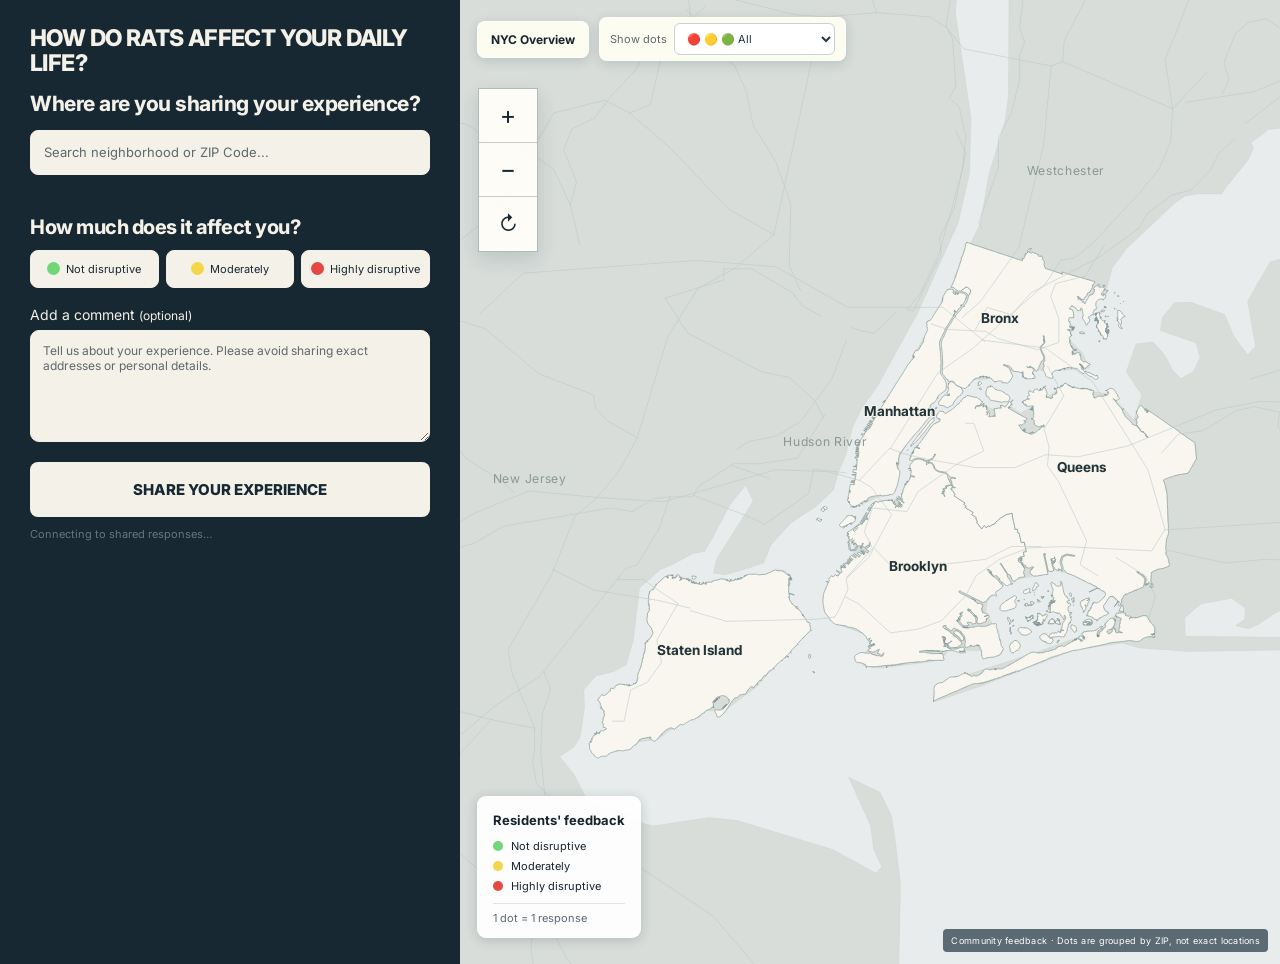
<file: participation/index.html>
<!doctype html>
<html lang="en">
<head>
  <meta charset="UTF-8" />
  <meta name="viewport" content="width=device-width, initial-scale=1.0" />
  <title>RAT & CITY — Your Voice</title>
  <link rel="stylesheet" href="./styles.css" />
  <link rel="stylesheet" href="./mini-map.css" />
  <link rel="stylesheet" href="./map-controls.css?v=20261103-top-filter" />
  <link rel="stylesheet" href="./cloud.css?v=20261103-live-only" />
  <link rel="stylesheet" href="./final-overrides.css" />
</head>
<body data-frame="participation">
  <div class="site-shell">
    <main class="participatory-page">
      <aside class="survey-sidebar" aria-label="Share your experience">
        <h1>HOW DO RATS AFFECT YOUR DAILY LIFE?</h1>
        <form id="feedback-form" novalidate>
          <section class="field-section neighborhood-section">
            <h2>Where are you sharing your experience?</h2>
            <div class="search-wrapper">
              <label class="sr-only" for="neighborhood">Search a neighborhood or ZIP Code</label>
              <input id="neighborhood" autocomplete="off" placeholder="Search neighborhood or ZIP Code..." aria-controls="search-results" />
              <div id="search-results" class="search-results hidden" role="listbox"></div>
            </div>
            <div id="selected-location" class="selected-location hidden"></div>
          </section>

          <section id="confirm-card" class="confirm-card hidden" aria-label="Confirm your area">
            <div class="card-heading"><h3>Confirm your area</h3><button type="button" id="close-confirm" aria-label="Close area confirmation">×</button></div>
            <p>Click an approximate area you know on the map. We only save its ZIP Code, not your clicked location.</p>
            <div class="mini-map" aria-label="ZIP area confirmation map"></div>
            <div id="zip-choices" class="zip-choices"></div>
            <p class="fine-print">Real ZCTA boundaries. The map click is converted to a ZIP Code; no precise coordinates are stored.</p>
          </section>

          <section class="field-section rating-section">
            <h2>How much does it affect you?</h2>
            <div class="rating-options" role="radiogroup" aria-label="Perceived disruption">
              <button type="button" data-rating="low" class="rating-option"><i class="dot green"></i>Not disruptive</button>
              <button type="button" data-rating="moderate" class="rating-option"><i class="dot yellow"></i>Moderately</button>
              <button type="button" data-rating="high" class="rating-option"><i class="dot red"></i>Highly disruptive</button>
            </div>
            <p id="rating-error" class="validation hidden">Please select a rating.</p>
          </section>
          <section class="field-section comment-section">
            <label for="comment">Add a comment <span>(optional)</span></label>
            <textarea id="comment" rows="4" maxlength="500" placeholder="Tell us about your experience. Please avoid sharing exact addresses or personal details."></textarea>
          </section>
          <button class="submit-button" type="submit">SHARE YOUR EXPERIENCE</button>
          <div id="form-message" class="form-message hidden" role="status"></div>
          <div id="cloud-status" class="cloud-status hidden" role="status"></div>
        </form>
      </aside>

      <section class="map-area" aria-label="Participatory map prototype">
        <div id="real-map" class="real-map" aria-label="Interactive map with real Borough and ZCTA boundaries"></div>
        <div id="map-viewport" class="map-viewport">
          <div id="map-stage" class="map-stage">
            <div class="map-image" role="img" aria-label="New York five boroughs reference map"></div>
            <svg id="dot-layer" class="dot-layer" viewBox="0 0 980 964" preserveAspectRatio="none" aria-hidden="true"></svg>
            <button type="button" class="borough-hit bronx" data-borough="Bronx" aria-label="Explore Bronx"></button>
            <button type="button" class="borough-hit manhattan" data-borough="Manhattan" aria-label="Explore Manhattan"></button>
            <button type="button" class="borough-hit queens" data-borough="Queens" aria-label="Explore Queens"></button>
            <button type="button" class="borough-hit brooklyn" data-borough="Brooklyn" aria-label="Explore Brooklyn"></button>
            <button type="button" class="borough-hit staten" data-borough="Staten Island" aria-label="Explore Staten Island"></button>
            <div id="zip-markers" class="zip-markers hidden"></div>
          </div>
        </div>
        <div class="map-top-controls"><span id="map-mode" class="map-mode">NYC Overview</span><div class="map-filter-control"><label for="map-filter">Show dots</label><select id="map-filter" class="filter-select" aria-label="Filter map dots by disruption"><option value="all">🔴 🟡 🟢 All</option></select></div></div>
        <div class="map-zoom-controls"><button type="button" id="zoom-in" aria-label="Zoom in">+</button><button type="button" id="zoom-out" aria-label="Zoom out">−</button><button type="button" id="reset-map" aria-label="Reset map view" title="View all NYC">↻</button></div>
        <div class="map-legend"><strong>Residents' feedback</strong><div class="legend-categories"><span><i class="dot green"></i>Not disruptive</span><span><i class="dot yellow"></i>Moderately</span><span><i class="dot red"></i>Highly disruptive</span></div><small id="dot-value">1 dot = 20 responses</small></div>
        <div class="prototype-label">Community feedback · Dots are grouped by ZIP, not exact locations</div>
        <div id="live-empty-state" class="live-empty-state hidden" role="status">No shared responses yet. Be the first to contribute.</div>
        <aside id="detail-panel" class="detail-panel hidden" aria-label="ZIP Code details"></aside>
      </section>
    </main>
  </div>
  <script src="./data/map-data.js" defer></script>
  <script src="./data/neighborhood-search.js" defer></script>
  <script src="./cloud-config.js" defer></script>
  <script src="./vendor/supabase.js" defer></script>
  <script src="./app.js?v=20261103-live-only" defer></script>
  <script src="./svg-map.js?v=20261103-live-only" defer></script>
  <script src="./cloud.js?v=20261103-live-only" defer></script>
  <script src="../integration-frame.js" defer></script>
</body>
</html>
</file>
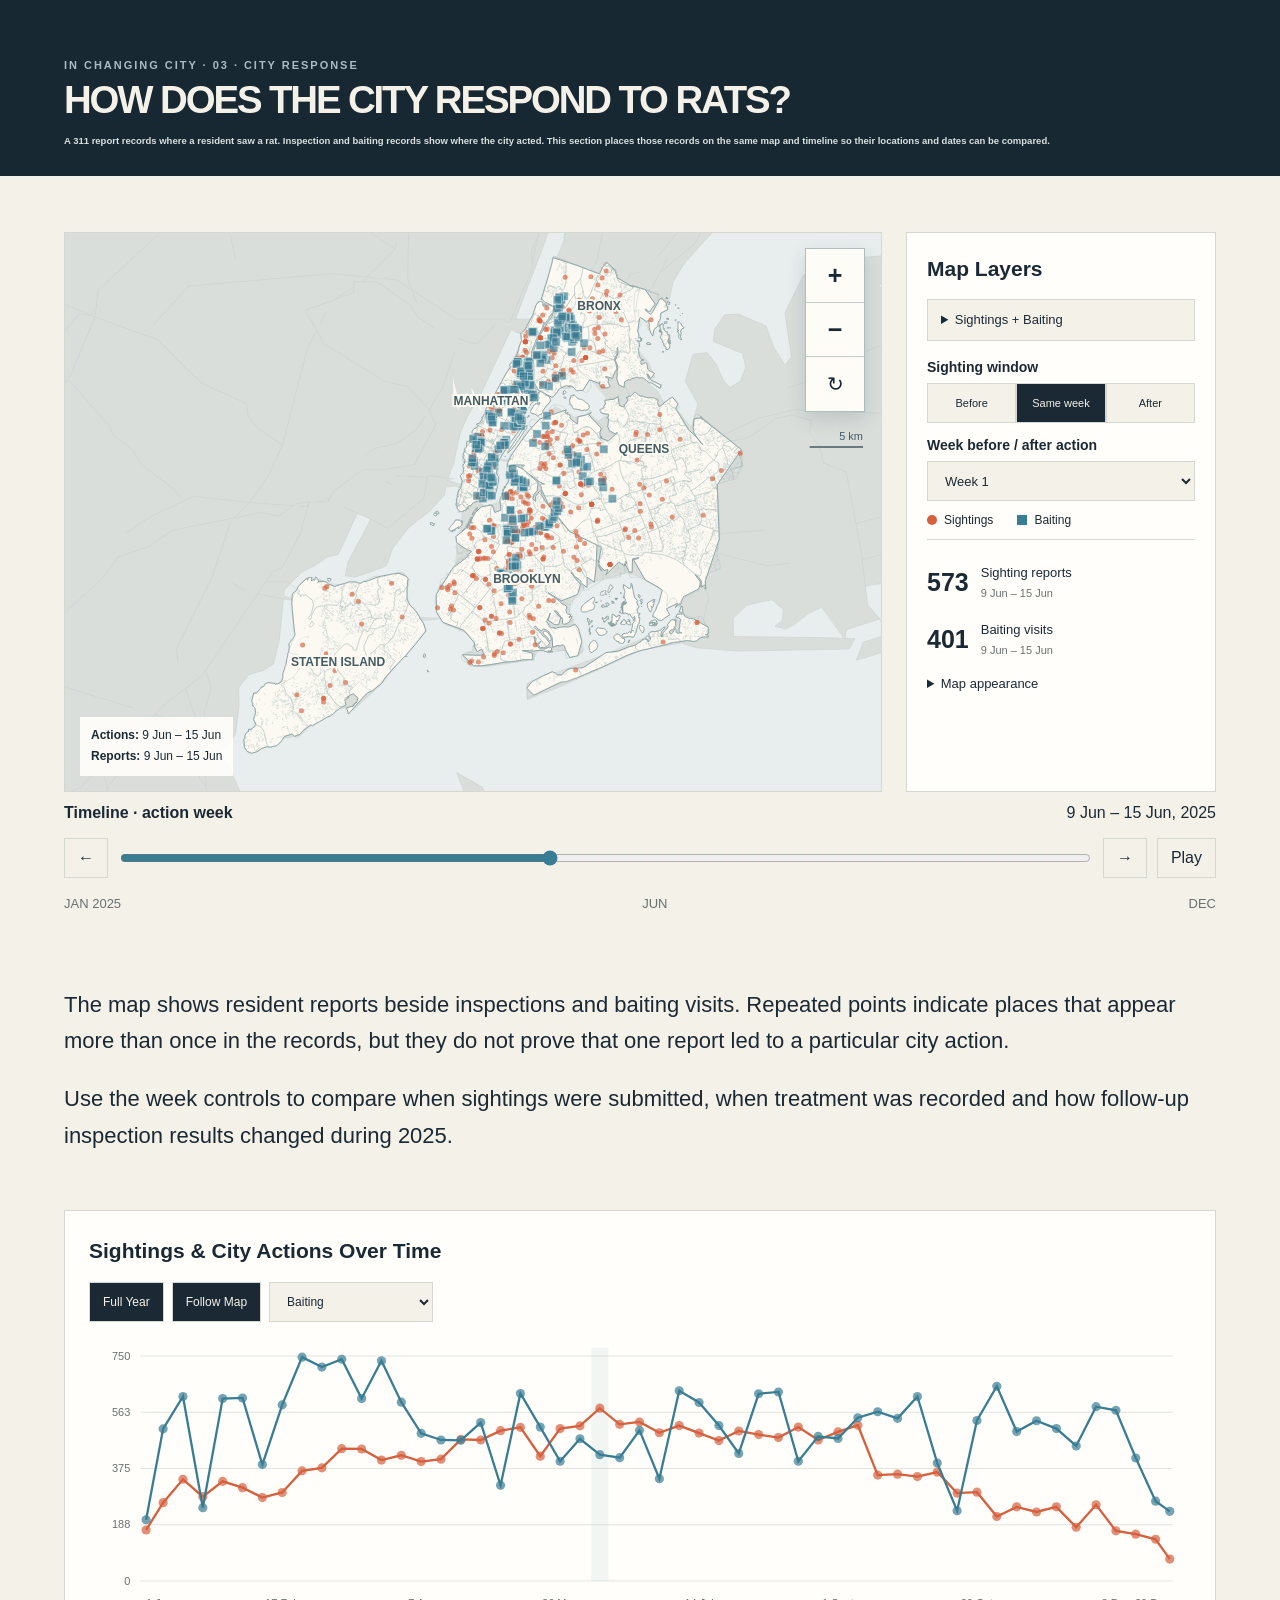
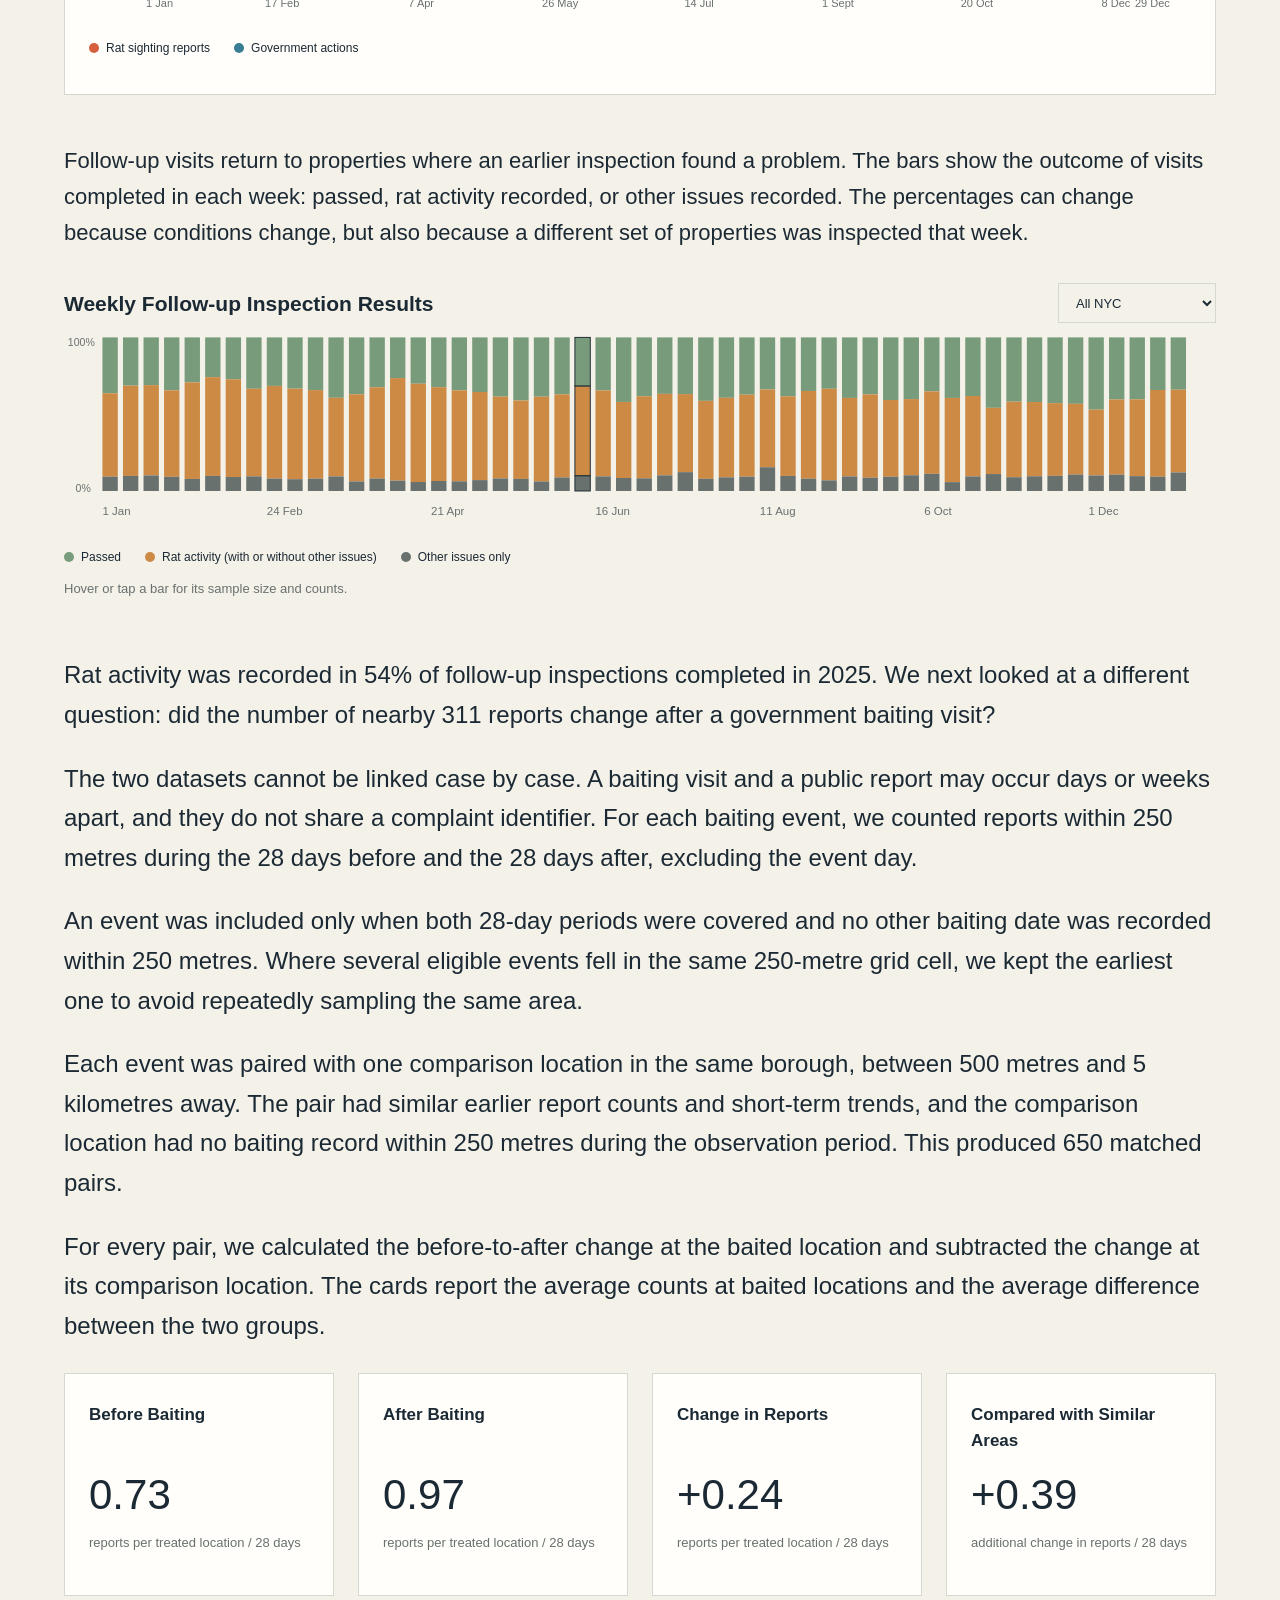
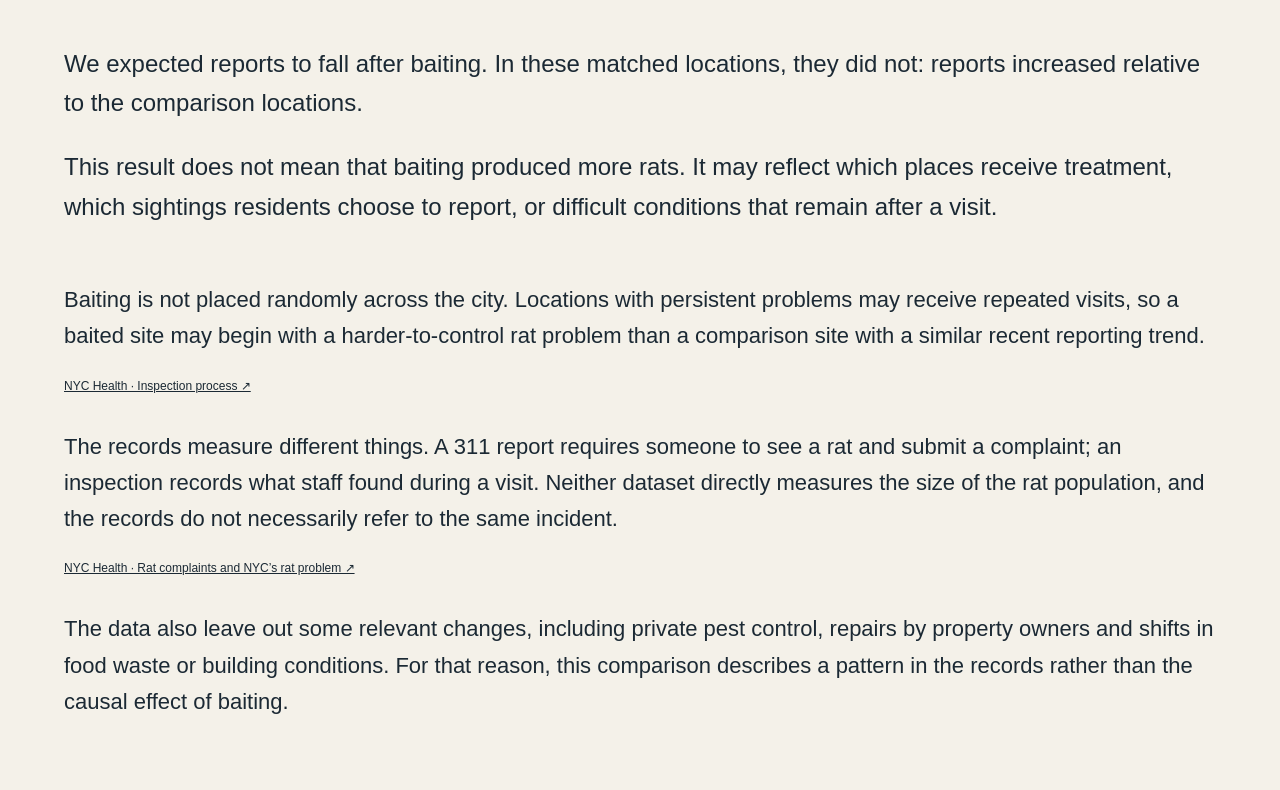
<file: timeline/index.html>
<!doctype html><html lang="en"><head><meta charset="utf-8"><meta name="viewport" content="width=device-width,initial-scale=1"><title>Rat & City — City Response, 2025</title><link rel="stylesheet" href="styles.css?v=20261108-11"></head><body data-frame="timeline">
<main id="top"><section class="intro timeline-heading"><p class="timeline-kicker">IN CHANGING CITY · 03 · CITY RESPONSE</p><h1>HOW DOES THE CITY RESPOND TO RATS?</h1><p class="prose lead">A 311 report records where a resident saw a rat. Inspection and baiting records show where the city acted. This section places those records on the same map and timeline so their locations and dates can be compared.</p></section>
<section id="explore"><div class="map-grid"><div class="map-panel"><div class="map-top"><span id="area-label" hidden></span><span class="map-tools"><button id="zoom-in" aria-label="Zoom in">+</button><button id="zoom-out" aria-label="Zoom out">−</button><button id="reset" aria-label="Reset map view" title="View all NYC">↻</button></span></div><canvas id="map" tabindex="0" aria-label="Interactive NYC map. Click a region to fly into it. At close zoom, click an action to inspect nearby reports."></canvas><div class="map-dates" id="map-dates"></div><div id="popup" hidden></div></div>
<aside><h2>Map Layers</h2><details class="layer-picker"><summary id="layer-summary">Sightings + Baiting</summary><fieldset><legend class="sr-only">Visible map layers</legend><label><input type="checkbox" data-map-layer="rats" checked> Rat sightings</label><label><input type="checkbox" data-map-layer="bait" checked> Government baiting</label><label><input type="checkbox" data-map-layer="initial"> Initial inspections</label><label><input type="checkbox" data-map-layer="compliance"> Follow-up inspections</label></fieldset></details><label>Sighting window</label><div class="segments"><button data-phase="before">Before</button><button data-phase="same" class="active">Same week</button><button data-phase="after">After</button></div><label for="lag-week">Week before / after action</label><select id="lag-week"><option value="1">Week 1</option><option value="2">Week 2</option><option value="3">Week 3</option><option value="4">Week 4</option><option value="5">Week 5</option><option value="6">Week 6</option><option value="7">Week 7</option><option value="8">Week 8</option></select><div id="legend" class="legend"></div><div id="counts" class="counts" aria-live="polite"></div><details><summary>Map appearance</summary><label>Sighting colour <input id="rat-color" type="color" value="#d65f3e"></label><label>Baiting colour <input id="action-color" type="color" value="#397d94"></label><label>Point size <input id="point-size" type="range" min="1" max="6" step=".5" value="2.5"></label><label>Opacity <input id="opacity" type="range" min=".15" max="1" step=".05" value=".65"></label><label><input type="checkbox" id="zip-lines" checked> ZCTA boundaries</label><button id="save-style">Save appearance</button><span id="save-note" class="small"></span></details></aside></div>
<div class="timeline"><div class="row"><strong>Timeline · action week</strong><output id="week-label"></output></div><div class="timeline-input"><button id="prev" aria-label="Previous week">←</button><input id="week" type="range" min="0" max="52" value="23" aria-label="Action week in 2025"><button id="next" aria-label="Next week">→</button><button id="play">Play</button></div><div class="row muted small"><span>JAN 2025</span><span>JUN</span><span>DEC</span></div><p id="coverage" class="notice" hidden></p></div>
<div id="detail" class="detail" hidden><div class="row"><h2 id="detail-title"></h2><button id="clear-selection">Clear location</button></div><p id="detail-info"></p><div id="nearby" class="nearby"></div><p class="small">Nearby reports are within 250 m, not necessarily on this property. Government history is grouped by BBL, not a verified complaint-to-action chain.</p><div id="history" class="history"></div></div>
<div class="prose"><p>The map shows resident reports beside inspections and baiting visits. Repeated points indicate places that appear more than once in the records, but they do not prove that one report led to a particular city action.</p><p>Use the week controls to compare when sightings were submitted, when treatment was recorded and how follow-up inspection results changed during 2025.</p></div></section>
<section id="trends"><div class="chart-panel"><h2>Sightings & City Actions Over Time</h2><div class="chart-controls"><button id="full-year">Full Year</button><button id="follow-map">Follow Map</button><select id="chart-action" aria-label="Action series"><option value="bait">Baiting</option><option value="initial">Initial inspections</option><option value="compliance">Follow-up inspections</option></select></div><svg id="trend" viewBox="0 0 1200 330" role="img" aria-label="Report and action counts over time"></svg><div class="legend"><span><i style="background:#d65f3e"></i> Rat sighting reports</span><span><i style="background:#397d94"></i> Government actions</span></div><p id="chart-readout" class="small" aria-live="polite"></p></div>
<p class="prose">Follow-up visits return to properties where an earlier inspection found a problem. The bars show the outcome of visits completed in each week: passed, rat activity recorded, or other issues recorded. The percentages can change because conditions change, but also because a different set of properties was inspected that week.</p><div class="row bars-heading"><h2 class="bars-title">Weekly Follow-up Inspection Results</h2><label class="sr-only" for="bar-scope">Inspection chart area</label><select id="bar-scope"><option value="city">All NYC</option><option value="area">Selected map area</option></select></div><svg id="results-bars" viewBox="0 0 1200 220" role="img" aria-label="Weekly proportions of follow-up inspection results"></svg><div class="legend"><span><i style="background:#789c7b"></i> Passed</span><span><i style="background:#cc8a45"></i> Rat activity (with or without other issues)</span><span><i style="background:#69716f"></i> Other issues only</span></div><p id="bar-readout" class="small" aria-live="polite">Hover or tap a bar for its sample size and counts.</p></section>
<section><div class="prose lead"><p>Rat activity was recorded in 54% of follow-up inspections completed in 2025. We next looked at a different question: did the number of nearby 311 reports change after a government baiting visit?</p><p>The two datasets cannot be linked case by case. A baiting visit and a public report may occur days or weeks apart, and they do not share a complaint identifier. For each baiting event, we counted reports within 250 metres during the 28 days before and the 28 days after, excluding the event day.</p><p>An event was included only when both 28-day periods were covered and no other baiting date was recorded within 250 metres. Where several eligible events fell in the same 250-metre grid cell, we kept the earliest one to avoid repeatedly sampling the same area.</p><p>Each event was paired with one comparison location in the same borough, between 500 metres and 5 kilometres away. The pair had similar earlier report counts and short-term trends, and the comparison location had no baiting record within 250 metres during the observation period. This produced 650 matched pairs.</p><p>For every pair, we calculated the before-to-after change at the baited location and subtracted the change at its comparison location. The cards report the average counts at baited locations and the average difference between the two groups.</p></div><div class="cards"><article><h3>Before Baiting</h3><strong>0.73</strong><p>reports per treated location / 28 days</p></article><article><h3>After Baiting</h3><strong>0.97</strong><p>reports per treated location / 28 days</p></article><article><h3>Change in Reports</h3><strong>+0.24</strong><p>reports per treated location / 28 days</p></article><article><h3>Compared with Similar Areas</h3><strong>+0.39</strong><p>additional change in reports / 28 days</p></article></div><div class="prose lead"><p>We expected reports to fall after baiting. In these matched locations, they did not: reports increased relative to the comparison locations.</p><p>This result does not mean that baiting produced more rats. It may reflect which places receive treatment, which sightings residents choose to report, or difficult conditions that remain after a visit.</p></div></section>
<section class="prose limits"><p>Baiting is not placed randomly across the city. Locations with persistent problems may receive repeated visits, so a baited site may begin with a harder-to-control rat problem than a comparison site with a similar recent reporting trend.</p><a class="source" href="https://www.nyc.gov/site/doh/health/health-topics/rat-inspections.page" target="_blank" rel="noopener">NYC Health · Inspection process ↗</a><p>The records measure different things. A 311 report requires someone to see a rat and submit a complaint; an inspection records what staff found during a visit. Neither dataset directly measures the size of the rat population, and the records do not necessarily refer to the same incident.</p><a class="source" href="https://a816-dohbesp.nyc.gov/IndicatorPublic/data-stories/rat-complaints/" target="_blank" rel="noopener">NYC Health · Rat complaints and NYC’s rat problem ↗</a><p>The data also leave out some relevant changes, including private pest control, repairs by property owners and shifts in food waste or building conditions. For that reason, this comparison describes a pattern in the records rather than the causal effect of baiting.</p></section>
</main><script src="data/timeline-data.js"></script><script src="map/map.js?v=20261108-11"></script><script src="charts/charts.js?v=20261108-11"></script><script src="app.js?v=20261108-11"></script><script src="../integration-frame.js"></script></body></html>
</file>
<file: introduction/styles.css>
:root {
  --ink: #172833;
  --ink-2: #243846;
  --paper: #f2eee4;
  --paper-deep: #e8e0d1;
  --white: #ffffff;
  --rose: #f1a8a9;
  --acid: #d9ec88;
  --shadow: 0 7px 14px rgba(16, 29, 37, 0.2);
  --header-height: 72px;
}

* {
  box-sizing: border-box;
}

html {
  scroll-behavior: smooth;
  scroll-padding-top: var(--header-height);
}

body {
  margin: 0;
  background: var(--paper);
  color: #0a0b0c;
  font-family: Montserrat, Arial, Helvetica, sans-serif;
  line-height: 1.45;
}

a {
  color: inherit;
}

button,
select {
  font: inherit;
}

.skip-link {
  position: fixed;
  z-index: 1000;
  top: 10px;
  left: 10px;
  padding: 10px 14px;
  transform: translateY(-150%);
  background: var(--white);
  color: var(--ink);
}

.skip-link:focus {
  transform: translateY(0);
}

.site-header {
  position: sticky;
  z-index: 100;
  top: 0;
  height: var(--header-height);
  display: flex;
  align-items: center;
  justify-content: space-between;
  padding: 0 clamp(24px, 3.2vw, 54px);
  background: var(--ink);
  color: var(--paper);
  font-size: 16px;
  font-weight: 700;
  letter-spacing: -0.02em;
}

.brand,
.main-nav a,
.explore-trigger {
  text-decoration: none;
}

.brand {
  white-space: nowrap;
  letter-spacing: 0.01em;
}

.main-nav {
  height: 100%;
  display: flex;
  align-items: center;
  gap: clamp(44px, 4.5vw, 72px);
}

@media (min-width: 721px) {
  .main-nav > a,
  .main-nav > .explore-menu {
    width: 120px;
    justify-content: center;
    text-align: center;
  }

  .explore-trigger {
    width: 100%;
  }
}

.main-nav > a,
.explore-trigger {
  transition: color 160ms ease;
}

.main-nav > a:hover,
.main-nav > a:focus-visible,
.explore-trigger:hover,
.explore-trigger:focus-visible {
  color: var(--acid);
}

.explore-menu {
  position: relative;
  height: 100%;
  display: flex;
  align-items: center;
}

.explore-trigger {
  height: 100%;
  border: 0;
  padding: 0;
  background: transparent;
  color: inherit;
  font-weight: 700;
  cursor: pointer;
}

.triangle {
  display: inline-block;
  margin-left: 10px;
  font-size: 0.9em;
  transition: transform 160ms ease;
}

.explore-dropdown {
  position: absolute;
  top: calc(100% - 1px);
  left: -18px;
  width: max-content;
  min-width: 236px;
  padding: 10px 18px 12px;
  border-top: 4px solid var(--rose);
  background: var(--white);
  color: var(--ink);
  box-shadow: var(--shadow);
  opacity: 0;
  visibility: hidden;
  transform: translateY(-7px);
  transition: opacity 120ms ease, transform 120ms ease, visibility 120ms ease;
}

.explore-dropdown a {
  display: block;
  padding: 9px 0 4px;
  border-bottom: 2px solid var(--ink);
  font-size: 16px;
  font-weight: 700;
  text-decoration: none;
}

.explore-dropdown a + a {
  margin-top: 7px;
}

.explore-dropdown a:hover,
.explore-dropdown a:focus-visible {
  color: #a43945;
}

.explore-menu:hover .explore-dropdown,
.explore-menu:focus-within .explore-dropdown,
.explore-menu.is-open .explore-dropdown {
  opacity: 1;
  visibility: visible;
  transform: translateY(0);
}

.explore-menu:hover .triangle,
.explore-menu:focus-within .triangle,
.explore-menu.is-open .triangle {
  transform: rotate(180deg);
}

.opening {
  min-height: calc(100vh - var(--header-height));
  display: grid;
  grid-template-columns: minmax(0, 1.08fr) minmax(560px, 0.92fr);
}

.hero-panel {
  position: relative;
  min-height: 1080px;
  overflow: hidden;
  background: #e9e3d8;
}

.hero-image {
  width: 100%;
  height: 100%;
  object-fit: cover;
  object-position: center center;
  filter: saturate(0.83) contrast(0.96);
}

.hero-wash {
  position: absolute;
  inset: 0;
  background: rgba(255, 255, 255, 0.5);
}

.hero-copy {
  position: absolute;
  left: 0;
  bottom: 39%;
  width: 100%;
  padding: 28px 5%;
  background: rgba(255, 255, 255, 0.5);
  color: var(--ink);
}

.hero-copy h1 {
  max-width: 760px;
  margin: 0 0 24px;
  font-family: "Isometra", Impact, "Arial Black", sans-serif;
  font-size: 40px;
  font-weight: 400;
  line-height: 1.06;
  letter-spacing: 0.01em;
}

.journey-button {
  display: inline-flex;
  min-height: 42px;
  align-items: center;
  justify-content: center;
  padding: 8px 16px;
  border: 2px solid var(--ink);
  border-radius: 10px;
  background: var(--ink);
  color: var(--paper);
  font-size: clamp(1rem, 1.4vw, 1.28rem);
  font-weight: 800;
  text-decoration: none;
  transition: background 160ms ease, color 160ms ease, transform 160ms ease;
}

.journey-button:hover,
.journey-button:focus-visible {
  background: var(--acid);
  color: var(--ink);
  transform: translateY(-2px);
}

.intro-panel {
  padding: clamp(38px, 4.2vw, 68px) clamp(28px, 3.1vw, 52px) 42px;
  background: var(--paper);
}

.eyebrow {
  margin: 0 0 10px;
  color: #5e666b;
  font-size: 0.75rem;
  font-weight: 800;
  letter-spacing: 0.14em;
}

.intro-copy h2,
.disease-section > h2,
.analysis-heading h2,
.story-copy h2,
.voice-section h2 {
  margin: 0;
  font-family: "Arial Black", Arial, sans-serif;
  font-weight: 900;
  letter-spacing: -0.035em;
  line-height: 1.02;
}

.intro-copy h2 {
  font-family: "Montserrat", Arial, sans-serif;
  font-size: 24px;
  font-weight: 800;
  letter-spacing: -0.02em;
}

.lede {
  margin: 24px 0 26px;
  font-size: clamp(1.02rem, 1.25vw, 1.35rem);
  line-height: 1.46;
}

.metric-grid {
  display: grid;
  grid-template-columns: repeat(2, minmax(0, 1fr));
  gap: 30px 38px;
}

.metric-card {
  min-height: 150px;
  display: flex;
  flex-direction: column;
  justify-content: flex-end;
  padding: 18px 16px 10px;
  border: 1px solid rgba(23, 40, 51, 0.12);
  border-radius: 12px;
  background: var(--white);
  box-shadow: var(--shadow);
}

.metric-card h3 {
  margin: auto 0 0;
  font-family: "Montserrat", Arial, sans-serif;
  font-size: 14px;
  font-weight: 600;
  line-height: 1.15;
}

.metric-value {
  flex: 1;
  display: flex;
  align-items: center;
  margin: 0;
  color: var(--ink);
  font-family: "Arial Black", Arial, sans-serif;
  font-size: clamp(2rem, 3vw, 3.6rem);
  line-height: 1;
}

.metric-note {
  flex: 1;
  display: flex;
  align-items: center;
  max-width: 32ch;
  margin: 0;
  color: #61696e;
  font-family: "Montserrat", Arial, sans-serif;
  font-size: 14px;
  font-weight: 600;
}

.source-note {
  margin: 20px 0 18px;
  color: #5e6265;
  font-family: "Montserrat", Arial, sans-serif;
  font-size: 13px;
  font-weight: 400;
  line-height: 1.3;
}

.disease-section > h2 {
  margin-bottom: 15px;
  font-size: clamp(1.7rem, 2.2vw, 2.6rem);
}

.disease-tabs {
  display: grid;
  grid-template-columns: repeat(3, 1fr);
  gap: 14px;
  margin-bottom: 25px;
}

.disease-tab {
  min-height: 42px;
  border: 1px solid rgba(23, 40, 51, 0.12);
  border-radius: 11px;
  background: var(--white);
  color: #101214;
  box-shadow: var(--shadow);
  font-size: 0.94rem;
  font-weight: 800;
  cursor: pointer;
  transition: background 130ms ease, color 130ms ease, transform 130ms ease;
}

.disease-tab:hover,
.disease-tab:focus-visible {
  transform: translateY(-2px);
}

.disease-tab.is-active {
  background: var(--ink);
  color: var(--paper);
}

.disease-panel {
  height: 460px;
  min-height: 460px;
  position: relative;
  display: flex;
  flex-direction: column;
  gap: 14px;
  overflow: hidden;
  padding: 24px 18px;
  border: 1px solid rgba(23, 40, 51, 0.12);
  border-radius: 12px;
  background: var(--white);
  box-shadow: var(--shadow);
}

.disease-heading-row {
  display: flex;
  align-items: center;
  gap: 12px;
}

.disease-heading-row h3 {
  margin: 0;
  font-size: 1.08rem;
}

.year-select select {
  min-height: 28px;
  border: 1px solid #90979b;
  border-radius: 0;
  background: var(--white);
  color: #222;
}

.disease-dashboard {
  flex: 1;
  min-height: 210px;
  display: grid;
  grid-template-columns: minmax(130px, 0.32fr) minmax(0, 1fr);
  gap: 14px;
}

.disease-summary-card {
  display: flex;
  flex-direction: column;
  justify-content: center;
  min-width: 0;
  padding: 18px;
  border-radius: 10px;
  background: var(--ink);
  color: var(--paper);
}

.disease-stat-year,
.disease-stat-label,
.disease-stat-delta,
.disease-chart-kicker,
.disease-chart-meta,
.disease-insight > span {
  font-size: 0.64rem;
  font-weight: 800;
  letter-spacing: 0.09em;
}

.disease-stat-year {
  color: var(--acid);
}

.disease-stat-value {
  margin: 5px 0 0;
  font-family: "Arial Black", Arial, sans-serif;
  font-size: clamp(3rem, 5vw, 5.2rem);
  line-height: 0.95;
}

.disease-stat-label {
  margin-top: 8px;
}

.disease-stat-delta {
  margin-top: 18px;
  padding-top: 10px;
  border-top: 1px solid rgba(255, 255, 255, 0.25);
  color: #c8d0d4;
  letter-spacing: 0.04em;
}

.disease-chart-card {
  min-width: 0;
  display: flex;
  flex-direction: column;
  padding: 12px 14px 8px;
  border: 1px solid #d8dddf;
  border-radius: 10px;
  background: #fbfaf6;
}

.disease-chart-heading {
  display: flex;
  align-items: flex-start;
  justify-content: space-between;
  gap: 16px;
}

.disease-chart-heading h4 {
  margin: 2px 0 0;
  font-size: 0.82rem;
  line-height: 1.15;
}

.disease-chart-kicker,
.disease-insight > span {
  color: #727a7f;
}

.disease-chart-meta {
  display: grid;
  gap: 3px;
  color: var(--ink);
  text-align: right;
  letter-spacing: 0.03em;
}

.disease-chart {
  width: 100%;
  flex: 1;
  min-height: 150px;
  overflow: visible;
}

.disease-chart .chart-grid {
  stroke: #d9ddde;
  stroke-width: 1;
}

.disease-chart .chart-axis-label {
  fill: #6b7377;
  font-family: "Montserrat", Arial, sans-serif;
  font-size: 10px;
}

.disease-chart .chart-bar {
  fill: #9baab1;
  transition: fill 160ms ease;
}

.disease-chart .chart-bar.is-selected {
  fill: var(--rose);
}

.disease-chart .chart-zero-line {
  stroke: var(--ink);
  stroke-width: 3;
}

.disease-chart .chart-zero-message {
  fill: var(--ink);
  font-family: "Montserrat", Arial, sans-serif;
  font-size: 15px;
  font-weight: 800;
  letter-spacing: 0.04em;
}

.disease-insights {
  display: grid;
  grid-template-columns: repeat(2, minmax(0, 1fr));
  gap: 14px;
}

.disease-insight {
  min-width: 0;
  padding: 12px 14px;
  border-left: 4px solid var(--rose);
  background: var(--paper);
}

.disease-insight:last-child {
  border-left-color: var(--acid);
}

.disease-insight p {
  margin: 4px 0 0;
  color: #4f585d;
  font-size: 0.76rem;
  line-height: 1.35;
}

.analysis {
  min-height: 54vh;
  display: grid;
  grid-template-columns: 0.25fr 1fr;
  align-items: end;
  gap: 8vw;
  padding: clamp(70px, 10vw, 150px) clamp(28px, 7vw, 120px);
  background: var(--rose);
  color: var(--ink);
}

.section-index {
  font-family: Impact, "Arial Black", sans-serif;
  font-size: clamp(6rem, 14vw, 15rem);
  line-height: 0.72;
  opacity: 0.32;
}

.analysis-heading {
  max-width: 950px;
}

.analysis-heading h2 {
  font-size: clamp(3rem, 6vw, 7rem);
}

.analysis-heading > p:last-child {
  max-width: 720px;
  margin: 28px 0 0;
  font-size: clamp(1.08rem, 1.7vw, 1.5rem);
}

.story-section {
  min-height: 92vh;
  display: grid;
  grid-template-columns: 0.18fr 0.75fr 1fr;
  align-items: center;
  gap: clamp(30px, 6vw, 110px);
  padding: clamp(80px, 10vw, 150px) clamp(28px, 7vw, 120px);
  background: var(--paper);
}

.story-section--dark {
  background: var(--ink);
  color: var(--paper);
}

.story-number {
  align-self: start;
  color: var(--rose);
  font-size: 1rem;
  font-weight: 900;
  letter-spacing: 0.12em;
}

.story-copy h2 {
  font-size: clamp(2.5rem, 4.5vw, 5.5rem);
}

.story-copy > p:not(.eyebrow) {
  margin: 28px 0;
  font-size: clamp(1rem, 1.35vw, 1.24rem);
}

.text-link {
  font-size: 0.84rem;
  font-weight: 900;
  letter-spacing: 0.06em;
  text-decoration-thickness: 2px;
  text-underline-offset: 5px;
}

.text-link span {
  margin-left: 6px;
}

.story-card {
  min-height: 480px;
  position: relative;
  display: flex;
  flex-direction: column;
  justify-content: space-between;
  overflow: hidden;
  padding: 28px;
  border: 2px solid var(--ink);
  background: var(--white);
  color: var(--ink);
  box-shadow: 15px 15px 0 var(--rose);
}

.story-section--dark .story-card {
  border-color: var(--paper);
  background: var(--paper-deep);
  box-shadow: 15px 15px 0 var(--acid);
}

.story-card > p {
  position: relative;
  z-index: 2;
  max-width: 38ch;
  margin: 0;
  font-weight: 700;
}

.story-tag {
  position: relative;
  z-index: 2;
  width: max-content;
  padding: 7px 10px;
  background: var(--ink);
  color: var(--paper);
  font-size: 0.7rem;
  font-weight: 900;
  letter-spacing: 0.12em;
}

.street-lines {
  position: absolute;
  inset: 55px 30px 100px;
  transform: rotate(-8deg);
}

.street-lines i {
  position: absolute;
  display: block;
  height: 3px;
  background: var(--ink);
}

.street-lines i:nth-child(1) { width: 80%; top: 10%; left: 10%; transform: rotate(18deg); }
.street-lines i:nth-child(2) { width: 95%; top: 32%; left: 0; transform: rotate(-10deg); }
.street-lines i:nth-child(3) { width: 75%; top: 54%; left: 15%; transform: rotate(15deg); }
.street-lines i:nth-child(4) { width: 90%; top: 72%; left: 2%; transform: rotate(-16deg); }
.street-lines i:nth-child(5) { width: 3px; height: 100%; top: 0; left: 34%; transform: rotate(10deg); }
.street-lines i:nth-child(6) { width: 3px; height: 92%; top: 3%; left: 70%; transform: rotate(-15deg); }

.map-rings {
  position: absolute;
  inset: 60px;
}

.map-rings i {
  position: absolute;
  display: block;
  border: 3px solid var(--ink);
  border-radius: 47% 53% 62% 38% / 55% 35% 65% 45%;
}

.map-rings i:nth-child(1) { inset: 5% 15% 18% 8%; transform: rotate(12deg); }
.map-rings i:nth-child(2) { inset: 22% 3% 2% 28%; transform: rotate(-21deg); border-color: #b4535e; }
.map-rings i:nth-child(3) { inset: 33% 30% 28% 36%; border: 16px solid rgba(23,40,51,0.18); }

.voice-section {
  min-height: 65vh;
  display: flex;
  flex-direction: column;
  align-items: center;
  justify-content: center;
  padding: 80px 28px;
  background: var(--acid);
  color: var(--ink);
  text-align: center;
}

.voice-section h2 {
  max-width: 900px;
  font-size: clamp(3rem, 6vw, 7rem);
}

.voice-section > p:not(.eyebrow) {
  font-size: 1.1rem;
}

.back-top {
  margin-top: 26px;
  font-weight: 900;
  text-underline-offset: 5px;
}

.sr-only {
  position: absolute;
  width: 1px;
  height: 1px;
  padding: 0;
  margin: -1px;
  overflow: hidden;
  clip: rect(0, 0, 0, 0);
  white-space: nowrap;
  border: 0;
}

@media (max-width: 1100px) {
  .opening {
    grid-template-columns: 1fr;
  }

  .hero-panel {
    min-height: calc(100vh - var(--header-height));
  }

  .hero-copy {
    bottom: 22%;
  }

  .intro-panel {
    padding-bottom: 70px;
  }

  .disease-panel {
    height: 460px;
    min-height: 460px;
  }

  .story-section {
    grid-template-columns: 0.12fr 0.88fr;
  }

  .story-card {
    grid-column: 2;
  }
}

@media (max-width: 720px) {
  :root {
    --header-height: 64px;
  }

  .site-header {
    padding: 0 18px;
    font-size: 0.88rem;
  }

  .main-nav {
    margin-left: auto;
    gap: 18px;
  }

  .main-nav > a:first-child {
    display: none;
  }

  .main-nav > a:last-child {
    display: none;
  }

  .hero-panel {
    min-height: 82vh;
  }

  .hero-image {
    object-position: 54% center;
  }

  .hero-copy {
    left: 0;
    bottom: 15%;
    width: 100%;
    padding: 24px 22px;
  }

  .hero-copy h1 {
    font-size: 40px;
  }

  .intro-panel {
    padding-inline: 20px;
  }

  .metric-grid {
    grid-template-columns: 1fr;
    gap: 18px;
  }

  .metric-card {
    min-height: 130px;
  }

  .disease-tabs {
    grid-template-columns: 1fr;
    gap: 9px;
  }

  .disease-panel {
    height: auto;
    min-height: 0;
  }

  .disease-dashboard {
    grid-template-columns: 1fr;
  }

  .disease-summary-card {
    min-height: 180px;
  }

  .disease-insights {
    grid-template-columns: 1fr;
  }

  .disease-chart-heading {
    flex-direction: column;
    gap: 6px;
  }

  .disease-chart-meta {
    text-align: left;
  }

  .analysis {
    grid-template-columns: 1fr;
    gap: 35px;
  }

  .section-index {
    font-size: 7rem;
  }

  .story-section {
    min-height: auto;
    grid-template-columns: 1fr;
  }

  .story-number,
  .story-card {
    grid-column: 1;
  }

  .story-card {
    min-height: 370px;
  }
}

@media (prefers-reduced-motion: reduce) {
  html {
    scroll-behavior: auto;
  }

  *,
  *::before,
  *::after {
    transition-duration: 0.01ms !important;
  }
}
</file>
<file: styles.css>
.hotspot-section {
  --hotspot-ink: #1b2934;
  --hotspot-paper: #f4f1e9;
  --hotspot-water: #e8eeee;
  --hotspot-land: #d9dedb;
  --hotspot-swipe: 50%;
  --layer-accent: #2f80c1;
  position: relative;
  min-height: 100vh;
  background: var(--hotspot-paper);
  color: var(--hotspot-ink);
}

.hotspot-heading {
  min-height: 176px;
  display: grid;
  grid-template-columns: minmax(320px, 1fr) minmax(320px, 0.75fr);
  align-items: end;
  column-gap: 54px;
  row-gap: 14px;
  padding: 32px clamp(28px, 5vw, 82px) 28px;
  background: #172833;
}

.hotspot-kicker { margin: 0 0 8px; color: #aabcc3; font-size: 11px; font-weight: 800; letter-spacing: .18em; }
.hotspot-heading h2 { margin: 0; color: #f4f1e9; font-size: clamp(22px, 3vw, 52px); line-height: .9; letter-spacing: -.055em; white-space: nowrap; }
.hotspot-heading > p { grid-column: 1 / -1; max-width: none; margin: 0; padding-bottom: 3px; color: #d9e1df; font-size: clamp(9.5px, .72vw, 13px); font-weight: 600; line-height: 1.6; }
.hotspot-heading > p span { display: block; white-space: nowrap; }

.hotspot-map-shell {
  position: relative;
  width: 100%;
  height: auto;
  min-height: 0;
  aspect-ratio: 1970 / 1486;
  overflow: hidden;
  border-top: 1px solid #c7cfcc;
  background: var(--hotspot-water);
  touch-action: none;
  user-select: none;
}

.hotspot-map, .hotspot-map svg, .hotspot-map canvas { position: absolute; inset: 0; width: 100%; height: 100%; display: block; }
.hotspot-map { cursor: grab; }
.hotspot-map.is-panning { cursor: grabbing; }
.hotspot-map .base-map { z-index: 0; }
.hotspot-map .spatial-overlay { z-index: 1; pointer-events: none; }
.hotspot-map .reference-map { z-index: 2; pointer-events: none; }
.hotspot-map .interaction-map { z-index: 3; pointer-events: none; }
.map-loading { position: absolute; inset: 0; display: grid; place-items: center; color: #6d8082; font-size: 11px; font-weight: 800; letter-spacing: .15em; }
.metro-land { fill: var(--hotspot-land); stroke: #c6d0cd; stroke-width: .7; vector-effect: non-scaling-stroke; }
.context-area { fill: transparent; stroke: #c0ccca; stroke-width: .65; opacity: .75; vector-effect: non-scaling-stroke; }
.borough-area { fill: #fbf9f2; stroke: #8ca1a3; stroke-width: 1.35; vector-effect: non-scaling-stroke; }
.road-casing { fill: none; stroke: rgba(244,241,233,.92); stroke-width: 2.2; opacity: .9; vector-effect: non-scaling-stroke; }
.road-line { fill: none; stroke: #9dafaf; stroke-width: .68; opacity: .9; vector-effect: non-scaling-stroke; }
.complaint-density { stroke: rgba(255,255,255,.96); stroke-width: .7; vector-effect: non-scaling-stroke; }
.borough-hit { fill: transparent; stroke: transparent; stroke-width: 3; pointer-events: all; cursor: pointer; vector-effect: non-scaling-stroke; transition: fill 140ms ease, stroke 140ms ease; }
.borough-hit:focus, .zip-hit:focus { outline: none; }
.borough-hit:hover { fill: color-mix(in srgb, var(--layer-accent) 8%, transparent); stroke: var(--layer-accent); stroke-width: 2.2; }
.borough-hit:focus-visible { fill: color-mix(in srgb, var(--layer-accent) 12%, transparent); stroke: var(--layer-accent); outline: none; }
.borough-hit.is-selected { fill: color-mix(in srgb, var(--layer-accent) 10%, transparent); stroke: var(--layer-accent); stroke-width: 3; }
.zip-hit-group { display: none; }
.hotspot-map.is-zip-level .borough-hit { pointer-events: none; }
.hotspot-map.is-zip-level .borough-label { display: none; }
.hotspot-map.is-zip-level .zip-hit-group { display: block; }
.zip-hit { fill: rgba(244,241,233,.035); stroke: rgba(112,139,144,.7); stroke-width: 1.1; pointer-events: all; cursor: pointer; vector-effect: non-scaling-stroke; }
.zip-hit:hover, .zip-hit:focus-visible { fill: color-mix(in srgb, var(--layer-accent) 18%, transparent); stroke: var(--layer-accent); stroke-width: 2.4; outline: none; }
.zip-hit.is-selected { fill: color-mix(in srgb, var(--layer-accent) 24%, transparent); stroke: var(--layer-accent); stroke-width: 3.2; }
.borough-label { fill: var(--hotspot-ink); font-size: 17px; font-weight: 800; text-anchor: middle; paint-order: stroke; stroke: #fbf9f2; stroke-width: 5px; stroke-linejoin: round; }
.place-label, .water-label { fill: #819597; font-size: 14px; font-weight: 600; letter-spacing: .04em; }
.water-label { fill: #91a5a8; font-size: 13px; letter-spacing: .08em; }

.spatial-overlay { clip-path: inset(0 0 0 var(--hotspot-swipe)); transition: clip-path 260ms cubic-bezier(.2,.8,.2,1), opacity 160ms ease; will-change: clip-path; }
.hotspot-map-shell.is-dragging .spatial-overlay { transition: none; }

.icon-rail { position: absolute; z-index: 8; top: 26px; right: 22px; display: grid; gap: 11px; }
.layer-button { position: relative; width: 58px; height: 58px; padding: 10px; border: 2px solid var(--hotspot-paper); border-radius: 0; background: var(--hotspot-ink); color: var(--hotspot-paper); box-shadow: 0 4px 12px rgba(27,41,52,.16); cursor: pointer; transition: transform 160ms ease, border-color 160ms ease; }
.layer-button[data-layer="population"] { --button-accent: #2f80c1; }
.layer-button[data-layer="income"] { --button-accent: #3b9562; }
.layer-button[data-layer="housing"] { --button-accent: #8b5cc7; }
.layer-button[data-layer="restaurant"] { --button-accent: #218c8c; }
.layer-button[data-layer="disease"] { --button-accent: #d64d8a; }
.layer-button img { width: 100%; height: 100%; object-fit: contain; filter: brightness(0) saturate(100%) invert(92%) sepia(10%) saturate(167%) hue-rotate(349deg) brightness(108%); }
.layer-button span { position: absolute; top: 50%; right: calc(100% + 10px); padding: 7px 9px; background: var(--hotspot-ink); color: var(--hotspot-paper); font-size: 9px; font-weight: 800; letter-spacing: .08em; white-space: nowrap; opacity: 0; transform: translate(8px,-50%); pointer-events: none; transition: opacity 150ms ease, transform 150ms ease, background-color 150ms ease; }
.layer-button:hover span, .layer-button:focus-visible span { opacity: 1; transform: translate(0,-50%); }
.layer-button:hover span, .layer-button:focus-visible span { background: var(--button-accent, var(--layer-accent)); }
.layer-button:hover, .layer-button:focus-visible, .layer-button.is-active { border-color: var(--button-accent, var(--layer-accent)); transform: translateX(-3px); outline: none; }
.layer-button.is-active::after { content: ""; position: absolute; inset: 4px; border: 2px solid var(--button-accent, var(--layer-accent)); }
.zoom-controls { display: grid; margin-top: 7px; border: 1px solid #c8d0d2; box-shadow: 0 4px 12px rgba(27,41,52,.16); }
.zoom-controls button { width: 58px; height: 42px; border: 0; border-bottom: 1px solid #c8d0d2; background: rgba(255,255,255,.96); color: var(--hotspot-ink); font-size: 24px; font-weight: 500; line-height: 1; cursor: pointer; }
.zoom-controls button:last-child { border-bottom: 0; }
.zoom-controls button:hover, .zoom-controls button:focus-visible { background: var(--layer-accent); color: #fff; outline: none; }
.zoom-controls button:disabled { color: #aab4b5; background: #edf0ef; cursor: default; }

.swipe-divider { position: absolute; z-index: 7; top: 0; bottom: 0; left: var(--hotspot-swipe); width: 4px; background: rgba(27,41,52,.72); transform: translateX(-2px); cursor: ew-resize; transition: left 420ms cubic-bezier(.2,.8,.2,1); }
.hotspot-map-shell.is-dragging .swipe-divider { transition: none; }
.swipe-divider span { position: absolute; top: 50%; left: 50%; width: 66px; height: 40px; display: grid; place-items: center; border: 2px solid var(--hotspot-paper); background: var(--hotspot-ink); color: var(--hotspot-paper); font-size: 12px; font-weight: 800; letter-spacing: .25em; transform: translate(-50%,-50%); box-shadow: 0 5px 16px rgba(27,41,52,.24); }

.map-legends { position: absolute; z-index: 8; left: 24px; bottom: 24px; display: flex; align-items: stretch; gap: 10px; }
.map-legend { width: 224px; padding: 13px 15px 12px; background: rgba(244,241,233,.95); border-left: 4px solid var(--hotspot-ink); box-shadow: 0 7px 20px rgba(27,41,52,.12); }
.map-legend strong, .map-legend small, .map-legend a { display: block; }
.map-legend strong { font-size: 10px; letter-spacing: .08em; }
.map-legend small { min-height: 14px; margin-top: 7px; color: #687b7e; font-size: 8px; font-weight: 700; line-height: 1.4; }
.map-legend a { margin-top: 7px; color: var(--hotspot-ink); font-size: 8px; font-weight: 800; letter-spacing: .04em; text-decoration: underline; text-underline-offset: 2px; }
.legend-ramp { height: 9px; margin-top: 9px; background: linear-gradient(90deg,#e7eef0,#a9cfd3,#5d9da8,#245b68); }
.complaints-ramp { background: linear-gradient(90deg,#ffd7bd 0%,#ffd7bd 25%,#f5a06f 25%,#f5a06f 50%,#dc5b3d 50%,#dc5b3d 75%,#8f251f 75%,#8f251f 100%); }
.legend-range { display: flex; justify-content: space-between; margin-top: 4px; color: #687b7e; font-size: 7px; font-weight: 800; letter-spacing: .05em; }

.borough-data { position: absolute; z-index: 9; top: 24px; left: 24px; width: min(360px, calc(100% - 120px)); padding: 20px; background: rgba(244,241,233,.98); border-top: 5px solid var(--hotspot-ink); box-shadow: 0 12px 32px rgba(27,41,52,.2); transition: opacity 160ms ease, transform 160ms ease; }
.borough-data[aria-hidden="true"] { opacity: 0; pointer-events: none; transform: translateY(-10px); }
.borough-data-close { position: absolute; top: 10px; right: 12px; width: 28px; height: 28px; border: 0; background: transparent; color: var(--hotspot-ink); font-size: 24px; line-height: 1; cursor: pointer; }
.borough-data-kicker { margin: 0 0 4px; color: #64787c; font-size: 9px; font-weight: 800; letter-spacing: .16em; }
.borough-data h3 { margin: 0; font-size: 28px; letter-spacing: -.035em; }
.borough-data-context { margin: 6px 34px 14px 0; color: #617377; font-size: 10px; font-weight: 600; line-height: 1.4; }
.borough-data-grid { display: grid; grid-template-columns: 1fr 1fr; gap: 1px; background: #cbd4d1; border: 1px solid #cbd4d1; }
.borough-data-grid > div { min-height: 82px; padding: 11px 12px; background: #fffdf8; border-left: 4px solid transparent; }
.borough-data-grid > div.is-current { border-left-color: var(--profile-color, #8659b6); background: #f7f4ef; }
.borough-data-grid span, .borough-data-grid small { display: block; }
.borough-data-grid span { color: #607377; font-size: 8px; font-weight: 800; letter-spacing: .07em; }
.borough-data-grid strong { display: block; margin-top: 5px; font-size: 19px; line-height: 1; }
.borough-data-grid small { margin-top: 5px; color: #78898b; font-size: 7px; font-weight: 700; }

.hotspot-footer { min-height: 72px; display: grid; grid-template-columns: 42px 220px 1fr 56px; align-items: center; gap: 16px; padding: 0 34px; background: #2c2c2c; color: var(--hotspot-paper); }
.hotspot-footer > span:first-child, .hotspot-footer p { color: #bbc5c2; font-size: 11px; }
.hotspot-footer strong { font-size: 12px; letter-spacing: .1em; }
.hotspot-footer p { margin: 0; }
.hotspot-footer > span:last-child { justify-self: end; font-weight: 800; }

@media (max-width: 760px) {
  .hotspot-heading { grid-template-columns: 1fr; gap: 16px; align-items: start; padding: 28px 22px; }
  .hotspot-map-shell { height: 82vh; min-height: 620px; }
  .icon-rail { top: 14px; right: 12px; gap: 7px; }
  .layer-button { width: 48px; height: 48px; padding: 8px; }
  .zoom-controls button { width: 48px; height: 38px; }
  .map-legends { left: 12px; right: 72px; bottom: 12px; gap: 6px; }
  .map-legend { width: 50%; padding: 10px; }
  .borough-data { top: 12px; left: 12px; width: calc(100% - 84px); padding: 16px; }
  .hotspot-footer { grid-template-columns: 30px 1fr 42px; }
  .hotspot-footer p { display: none; }
}
</file>
<file: summary.css>
.summary-section {
  --summary-ink: #172833;
  --summary-paper: #f4f1e9;
  --summary-panel: #fffdf8;
  --summary-line: #cbd4d1;
  --complaints: #dc5b3d;
  --population: #2f80c1;
  --income: #3b9366;
  --housing: #8659b6;
  --restaurant: #218c8c;
  --disease: #c53f73;
  min-height: 100vh;
  background: var(--summary-paper);
  color: var(--summary-ink);
}

.summary-heading {
  min-height: 176px;
  display: grid;
  grid-template-columns: minmax(320px, 1fr) minmax(320px, .75fr);
  align-items: end;
  column-gap: 54px;
  row-gap: 14px;
  padding: 32px clamp(28px, 5vw, 82px) 28px;
  background: #172833;
  color: #f4f1e9;
}

.summary-kicker,
.summary-eyebrow,
.study-number {
  margin: 0 0 8px;
  font-size: 11px;
  font-weight: 800;
  letter-spacing: .18em;
}
.summary-kicker { color: #aabcc3; }
.summary-heading h2 { margin: 0; font-size: clamp(22px, 3vw, 52px); line-height: .9; letter-spacing: -.055em; white-space: nowrap; }
.summary-lead { grid-column: 1 / -1; max-width: none; margin: 0; padding-bottom: 3px; color: #d9e1df; font-size: clamp(9.5px, .72vw, 13px); font-weight: 600; line-height: 1.6; }

.summary-studies { padding: 0 clamp(24px, 5vw, 84px); }
.study-row {
  min-height: 520px;
  display: grid;
  grid-template-columns: minmax(380px, .88fr) minmax(440px, 1.12fr);
  align-items: center;
  gap: clamp(42px, 6vw, 110px);
  padding: clamp(46px, 5vw, 78px) 0;
  border-bottom: 1px solid var(--summary-line);
}
.study-row:nth-child(even) .study-chart-card { order: 2; }
.study-row:nth-child(even) .study-copy { order: 1; }

.study-chart-card {
  min-width: 0;
  margin: 0;
  padding: 24px 24px 17px;
  border: 1px solid var(--summary-line);
  background: var(--summary-panel);
  box-shadow: 10px 10px 0 rgba(23,40,51,.08);
}
.study-chart-card svg { display: block; width: 100%; height: auto; overflow: visible; }
.study-chart-card figcaption { margin-top: 10px; color: #718286; font-size: 8px; font-weight: 800; letter-spacing: .07em; text-transform: uppercase; }
.study-copy { max-width: 760px; }
.study-number { color: #657a80; }
.study-copy h3 { max-width: 740px; margin: 0; font-size: clamp(28px, 3vw, 50px); line-height: .98; letter-spacing: -.045em; }
.study-copy > p:not(.study-number):not(.study-question) { max-width: 700px; margin: 18px 0 0; color: #52676b; font-size: clamp(12px, 1vw, 16px); font-weight: 600; line-height: 1.55; }
.study-question { margin: 20px 0 0; color: var(--summary-ink); font-size: clamp(17px, 1.45vw, 24px); font-style: italic; font-weight: 600; line-height: 1.35; }

.study-finding {
  max-width: 680px;
  display: grid;
  grid-template-columns: 110px minmax(88px, auto) 1fr;
  align-items: center;
  gap: 16px;
  margin-top: 26px;
  padding: 16px 18px;
  border-left: 5px solid var(--study-color, var(--complaints));
  background: #ebe9e1;
}
.study-finding > span { color: #617579; font-size: 8px; font-weight: 800; letter-spacing: .12em; }
.study-finding > strong { color: var(--study-color, var(--complaints)); font-size: 24px; white-space: nowrap; }
.study-finding > strong b { font: inherit; }
.study-finding > p { margin: 0; color: #4f6266; font-size: 9px; font-weight: 600; line-height: 1.45; }
.study-restaurant { --study-color: var(--restaurant); }
.study-income { --study-color: var(--income); }
.study-quadrants { --study-color: var(--housing); }
.study-seasonality { --study-color: var(--complaints); }
.study-inspections { --study-color: var(--population); }

.quadrant-summary { display: grid; grid-template-columns: 1fr 1fr; gap: 9px; margin-top: 26px; }
.quadrant-summary div { padding: 13px 15px; border-left: 4px solid var(--quadrant-color); background: #ebe9e1; }
.quadrant-summary span { display: block; color: #657a80; font-size: 7px; font-weight: 800; letter-spacing: .07em; }
.quadrant-summary strong { display: block; margin-top: 4px; font-size: 20px; }
.quadrant-summary small { display: block; margin-top: 4px; color: #657a80; font-size: 8px; font-weight: 700; }

.summary-chart-grid { stroke: #d9dfdc; stroke-width: 1; }
.summary-chart-axis { stroke: #72868a; stroke-width: 1.2; }
.summary-chart-label { fill: #657a80; font-family: Montserrat, Arial, sans-serif; font-size: 10px; font-weight: 700; }
.summary-chart-title { fill: var(--summary-ink); font-family: Montserrat, Arial, sans-serif; font-size: 11px; font-weight: 800; }
.summary-chart-point { opacity: .66; stroke: #fffdf8; stroke-width: 1; }
.summary-chart-point:hover { opacity: 1; stroke: var(--summary-ink); stroke-width: 2; }
.summary-chart-trend { fill: none; stroke: var(--restaurant); stroke-width: 3; stroke-dasharray: 7 5; }
.summary-chart-tooltip { pointer-events: none; }

.summary-footer a {
  justify-self: end;
  color: var(--summary-paper);
  font-size: 9px;
  font-weight: 800;
  letter-spacing: .08em;
  text-decoration: none;
}
.summary-footer a:hover,
.summary-footer a:focus-visible { color: #76c8c6; outline: none; }

.model-introduction {
  min-height: 176px;
  display: grid;
  align-content: end;
  row-gap: 14px;
  margin: 0;
  padding: 32px clamp(28px, 5vw, 82px) 28px;
  background: #172833;
  color: #f4f1e9;
}
.model-introduction .model-introduction-kicker { margin: 0 0 8px; color: #aabcc3; font-size: 11px; font-weight: 800; letter-spacing: .18em; }
.model-introduction h3 { max-width: none; margin: 0; font-size: clamp(22px, 3vw, 52px); line-height: .9; letter-spacing: -.055em; }
.model-introduction > p:last-child { max-width: 1100px; margin: 0; color: #d9e1df; font-size: clamp(9.5px, .72vw, 13px); font-weight: 600; line-height: 1.6; }
.summary-methods { display: grid; grid-template-columns: 170px 1fr; gap: 28px; margin: 0 clamp(24px, 5vw, 84px) clamp(38px, 5vw, 74px); padding-top: 22px; border-top: 1px solid #aab7b5; }
.summary-methods strong { font-size: 10px; letter-spacing: .12em; }
.summary-methods p { max-width: 1100px; margin: 0; color: #5e7175; font-size: 10px; font-weight: 600; line-height: 1.55; }
.summary-footer { min-height: 72px; display: grid; grid-template-columns: 42px 220px 1fr 56px; align-items: center; gap: 16px; padding: 0 34px; background: #2c2c2c; color: var(--summary-paper); }
.summary-footer > span:first-child,
.summary-footer p { color: #bbc5c2; font-size: 11px; }
.summary-footer strong { font-size: 12px; letter-spacing: .1em; }
.summary-footer p { margin: 0; }
.summary-footer > span:last-child { justify-self: end; font-weight: 800; }

@media (max-width: 980px) {
  .summary-heading h2 { white-space: normal; }
  .study-row { grid-template-columns: 1fr; gap: 34px; }
  .study-row:nth-child(even) .study-chart-card,
  .study-row:nth-child(even) .study-copy { order: initial; }
  .study-chart-card { max-width: 720px; }
  .study-copy { max-width: 760px; }
}

@media (max-width: 620px) {
  .summary-heading { grid-template-columns: 1fr; gap: 16px; align-items: start; padding: 28px 22px; }
  .summary-lead br { display: none; }
  .summary-studies { padding: 0 16px; }
  .study-row { min-height: 0; padding: 40px 0; }
  .study-chart-card { padding: 13px 12px 11px; box-shadow: 6px 6px 0 rgba(23,40,51,.08); }
  .study-copy h3 { font-size: 31px; }
  .study-finding { grid-template-columns: 1fr 1fr; }
  .study-finding > p { grid-column: 1 / -1; }
  .quadrant-summary { grid-template-columns: 1fr; }
  .model-introduction { padding: 28px 22px; }
  .summary-methods { grid-template-columns: 1fr; gap: 10px; }
  .summary-footer { grid-template-columns: 30px 1fr 42px; }
  .summary-footer p { display: none; }
}
</file>
<file: 2.1 3D/embedded.css>
.waste-section {
  --model-ink: #172833;
  --model-paper: #f4f1e9;
  position: relative;
  height: calc(100vh - var(--header-height, 72px));
  min-height: 620px;
  overflow: hidden;
  background: #d9dfdf;
}

.waste-model-shell {
  position: absolute;
  inset: 0;
  overflow: hidden;
  background: #dfe8e8;
  isolation: isolate;
}

.waste-section #city-model {
  position: absolute;
  z-index: 1;
  inset: 0;
  display: block;
  width: 100%;
  height: 100%;
  transform-origin: center center;
  will-change: transform;
}

.waste-section #city-overlay {
  position: absolute;
  z-index: 3;
  inset: 0;
  display: block;
  width: 100%;
  height: 100%;
  cursor: grab;
  transform-origin: center center;
  will-change: transform;
  user-select: none;
}
.waste-section #city-model.is-view-transitioning,
.waste-section #city-overlay.is-view-transitioning { transition: transform 180ms cubic-bezier(.22,.72,.25,1); }
.waste-section #city-overlay.is-dragging { cursor: grabbing !important; }

.waste-model-grid {
  position: absolute;
  z-index: 0;
  inset: 0;
  background: none;
  pointer-events: none;
}

.waste-section .loading-state {
  position: absolute;
  z-index: 4;
  inset: 0;
  display: grid;
  place-items: center;
  background: #d9dfdf;
  color: #64777b;
  font-size: 10px;
  font-weight: 800;
  letter-spacing: .16em;
  transition: opacity 240ms ease;
}

.waste-section .loading-state.is-hidden { opacity: 0; pointer-events: none; }

.waste-layer-panel {
  position: absolute;
  z-index: 5;
  top: 18px;
  left: 22px;
  width: min(330px, calc(100vw - 118px));
  padding: 18px 19px 16px;
  border-top: 5px solid var(--model-ink);
  background: rgba(255,253,248,.94);
  box-shadow: 0 8px 24px rgba(23,40,51,.16);
  color: var(--model-ink);
}

.waste-layer-heading { margin-bottom: 10px; }
.waste-layer-heading span {
  display: block;
  margin-bottom: 4px;
  color: #64777b;
  font-size: 9px;
  font-weight: 800;
  letter-spacing: .16em;
}
.waste-layer-heading strong { font-size: 18px; line-height: 1.05; }

.waste-layer-panel label {
  display: grid;
  grid-template-columns: 15px 15px 1fr;
  align-items: center;
  gap: 9px;
  min-height: 34px;
  border-top: 1px solid #c8d0cd;
  font-size: 10px;
  font-weight: 800;
  letter-spacing: .035em;
  text-transform: uppercase;
  cursor: pointer;
}
.waste-layer-panel input { width: 14px; height: 14px; margin: 0; accent-color: #172833; }
.layer-swatch { width: 13px; height: 5px; display: block; }
.layer-swatch.facility { width: 10px; height: 10px; border-radius: 50%; background: #172833; box-shadow: 0 0 0 2px #fdfbf6, 0 0 0 3px #2d9997; }
.layer-swatch.frequency { height: 7px; background: linear-gradient(90deg, #52bcb8 0 48%, #1f7ea6 52% 100%); }
.layer-swatch.storage { border: 2px solid #efa941; height: 9px; background: rgba(239,169,65,.12); }
.layer-swatch.routes { height: 0; border-top: 3px solid #d94d3f; }
.layer-swatch.complaints { width: 8px; height: 8px; border-radius: 50%; background: #8d2f68; box-shadow: 0 0 0 2px rgba(141,47,104,.18); }

.waste-dynamic-legend {
  position: absolute;
  z-index: 5;
  left: 22px;
  bottom: 18px;
  width: min(340px, calc(100vw - 118px));
  padding: 13px 15px 12px;
  border-left: 4px solid var(--model-ink);
  background: rgba(255,253,248,.94);
  box-shadow: 0 7px 20px rgba(23,40,51,.14);
  color: var(--model-ink);
}
.waste-dynamic-legend[hidden], .waste-dynamic-legend section[hidden] { display: none; }
.legend-heading { display: flex; align-items: baseline; justify-content: space-between; margin-bottom: 7px; }
.legend-heading span { color: #64777b; font-size: 8px; font-weight: 800; letter-spacing: .15em; }
.legend-heading strong { font-size: 11px; letter-spacing: .04em; }
.waste-dynamic-legend section {
  display: grid;
  grid-template-columns: 1.25fr 1fr 1fr;
  align-items: center;
  gap: 7px;
  min-height: 27px;
  border-top: 1px solid #d1d7d4;
}
.waste-dynamic-legend section b { font-size: 9px; line-height: 1.1; text-transform: uppercase; }
.waste-dynamic-legend section span { display: flex; align-items: center; gap: 6px; color: #617276; font-size: 8px; line-height: 1.15; }
.waste-dynamic-legend .legend-wide { grid-column: 2 / 4; }
.legend-dot { flex: 0 0 auto; width: 8px; height: 8px; border-radius: 50%; }
.legend-dot.mts { background: #2d9997; }
.legend-dot.transfer { background: #172833; }
.legend-dot.complaints { width: 6px; height: 6px; background: #8d2f68; box-shadow: 0 0 0 2px rgba(141,47,104,.18); }
.legend-area { flex: 0 0 auto; width: 13px; height: 9px; border: 1px solid; }
.legend-area.twice { border-color: #198184; background: rgba(43,179,176,.24); }
.legend-area.thrice { border-color: #135b81; background: rgba(31,126,166,.36); }
.legend-line { flex: 0 0 auto; width: 34px; height: 0; }
.legend-line.storage { border-top: 2px dashed #e69723; }
.legend-line.route { height: 3px; border: 0; background: linear-gradient(90deg, rgba(218,100,72,.35), #b03a2e); }

.waste-section .view-controls {
  position: absolute;
  z-index: 5;
  top: 18px;
  right: 22px;
  display: grid;
  border: 1px solid #aebdba;
  box-shadow: 0 7px 18px rgba(23,40,51,.14);
}

.waste-section .view-controls button {
  width: 58px;
  height: 54px;
  border: 0;
  border-bottom: 1px solid #c4cdca;
  background: rgba(255,253,248,.96);
  color: var(--model-ink);
  font-size: 25px;
  line-height: 1;
  cursor: pointer;
}

.waste-section .view-controls button:last-child { border-bottom: 0; font-size: 20px; }
.waste-section .view-controls button:hover,
.waste-section .view-controls button:focus-visible { background: var(--model-ink); color: var(--model-paper); outline: 0; }

@media (max-width: 680px) {
  .waste-section { min-height: 560px; }
  .waste-section .view-controls { top: 12px; right: 12px; }
  .waste-section .view-controls button { width: 48px; height: 46px; }
  .waste-layer-panel { top: 12px; left: 12px; width: min(280px, calc(100vw - 82px)); padding: 12px 13px; }
  .waste-layer-heading strong { font-size: 14px; }
  .waste-layer-panel label { min-height: 29px; }
  .waste-dynamic-legend { left: 12px; bottom: 12px; width: min(300px, calc(100vw - 82px)); padding: 9px 11px; }
  .waste-dynamic-legend section { min-height: 23px; }
}

@media (prefers-reduced-motion: reduce) {
  .waste-section .loading-state { transition: none; }
}
</file>
<file: integration.css>
.integrated-section {
  width: 100%;
  min-height: 100svh;
  margin: 0;
  overflow: hidden;
  background: #f4f1e9;
  scroll-margin-top: 0;
}

.integrated-frame {
  display: block;
  width: 100%;
  min-height: calc(100svh - var(--header-height));
  border: 0;
  background: #f4f1e9;
}

@media (max-width: 720px) {
  .integrated-frame {
    min-height: calc(100svh - 60px);
  }
}
</file>
<file: 2.1 3D/styles.css>
:root { --ink: #172833; --paper: #f4f1e9; --header-height: 80px; }
* { box-sizing: border-box; }
html, body { margin: 0; background: var(--paper); color: var(--ink); font-family: Montserrat, Arial, sans-serif; }
button, a { font: inherit; }
.sr-only { position: absolute; width: 1px; height: 1px; padding: 0; margin: -1px; overflow: hidden; clip: rect(0,0,0,0); white-space: nowrap; border: 0; }
.skip-link { position: fixed; z-index: 100; top: 8px; left: 8px; padding: 10px 14px; background: #fff; color: var(--ink); transform: translateY(-140%); }
.skip-link:focus { transform: translateY(0); }
.site-header { position: relative; z-index: 20; height: var(--header-height); display: flex; align-items: center; justify-content: space-between; padding: 0 clamp(26px,4vw,68px); background: var(--ink); color: var(--paper); }
.brand { color: inherit; font-size: clamp(19px,1.7vw,28px); font-weight: 800; letter-spacing: -.04em; text-decoration: none; }
.main-nav { display: flex; align-items: center; gap: clamp(28px,4vw,72px); }
.main-nav a { color: inherit; font-size: 11px; font-weight: 800; letter-spacing: .11em; text-decoration: none; }
.main-nav a:hover, .main-nav a:focus-visible { color: #d9ec88; outline: none; }
@media (max-width: 680px) {
  :root { --header-height: 68px; }
  .site-header { padding: 0 20px; }
  .main-nav { gap: 14px; }
  .main-nav a { font-size: 8px; }
}
</file>
<file: participation/styles.css>
@import url('https://fonts.googleapis.com/css2?family=Inter:wght@400;500;600;700;800&display=swap');
.real-map{position:absolute;inset:0;z-index:1;background:#b8d7e9;visibility:hidden}.map-area.real-ready .real-map{visibility:visible}.real-map .maplibregl-canvas{outline:none}.map-area.real-ready .map-viewport{display:none}.map-area.real-ready .map-zoom-controls{display:none}.map-area.real-ready .map-top-controls,.map-area.real-ready .map-legend{z-index:6}.map-area.real-ready .prototype-label{z-index:6}.map-area.real-ready .detail-panel{z-index:10}
.geo-borough-label{border:0;background:#f9f7ecaf;color:#21323a;font-size:18px;font-weight:700;border-radius:5px;padding:4px 6px;white-space:nowrap;text-shadow:0 1px #fff;box-shadow:none}.geo-borough-label:hover{background:#fff;box-shadow:0 0 0 2px #76a4ba}
.svg-geo-map{position:absolute;inset:0;width:100%;height:100%;background:#b9d8ed;touch-action:none}.svg-geo-map .geo-borough{fill:#f1efe8;stroke:#78949c;stroke-width:1.1;cursor:pointer}.svg-geo-map .geo-borough:hover{fill:#e8e6dd}.svg-geo-map .geo-zcta{fill:#f3f1e7;fill-opacity:.28;stroke:#879da4;stroke-width:.8;cursor:pointer}.svg-geo-map .geo-zcta:hover,.svg-geo-map .geo-zcta.selected{fill:#f7dc8e;fill-opacity:.64;stroke:#2d70aa;stroke-width:2}.svg-geo-map .geo-label{font-size:20px;font-family:Inter,Arial,sans-serif;font-weight:700;text-anchor:middle;fill:#22333b;paint-order:stroke;stroke:#f7f4e8;stroke-width:3px;stroke-linejoin:round;pointer-events:none}.map-area.svg-ready .map-image,.map-area.svg-ready #dot-layer,.map-area.svg-ready .borough-hit,.map-area.svg-ready .zip-markers{display:none}.map-area.svg-ready .map-top-controls,.map-area.svg-ready .map-zoom-controls,.map-area.svg-ready .map-legend,.map-area.svg-ready .prototype-label{z-index:6}.map-area.svg-ready .detail-panel{z-index:10}
.svg-geo-map{background:#e8ecec}.svg-geo-map .metro-land{fill:#d8ddda;stroke:#c6cfcc;stroke-width:.5;pointer-events:none}.svg-geo-map .geo-borough{fill:#f8f6ef;stroke:#899c9c}.svg-geo-map .metro-road{fill:none;stroke:#bec9c7;stroke-width:1;stroke-linecap:round;opacity:.85;pointer-events:none}.svg-geo-map .context-label{font-size:18px;font-family:Inter,Arial,sans-serif;fill:#899995;text-anchor:middle;pointer-events:none;letter-spacing:1px}.mini-map.true-mini{background:#e8ecec}.mini-map.true-mini .mini-street,.mini-map.true-mini .mini-zone{display:none}.true-mini-svg{position:absolute;inset:0;width:100%;height:100%}.true-mini-svg .mini-real-zip{fill:#bcd3e8;fill-opacity:.9;stroke:#467cae;stroke-width:1.7;cursor:pointer}.true-mini-svg .mini-real-zip:hover{fill:#93b9e5}.true-mini-svg .mini-road{fill:none;stroke:#fff;stroke-width:1.8;pointer-events:none}.true-mini-svg .mini-street-label{fill:#61777f;font-size:6px;text-anchor:middle;pointer-events:none;paint-order:stroke;stroke:#f4f7f6;stroke-width:1.5}.true-mini-svg .mini-zip-label{fill:#164b7e;font-size:13px;font-weight:800;text-anchor:middle;cursor:pointer;paint-order:stroke;stroke:#e8eff8;stroke-width:2}
:root{font-family:Inter,Arial,sans-serif;color:#17232e;background:#eef0f1;font-synthesis:none}*{box-sizing:border-box}body{margin:0}button,input,textarea{font:inherit}button{cursor:pointer}.hidden{display:none!important}.sr-only{position:absolute;width:1px;height:1px;overflow:hidden;clip:rect(0,0,0,0)}.site-shell{width:100%;max-width:1440px;min-height:1024px;margin:auto;background:#f4f1e9;box-shadow:0 8px 35px #15222a15}.topbar{height:60px;background:#1e2b36;color:white;display:flex;align-items:center;justify-content:space-between;padding:0 36px}.brand{font-weight:800;font-size:15px;text-decoration:none;color:white}.topbar nav{display:flex;align-items:center;gap:72px}.topbar a,.nav-link{color:#fff;text-decoration:none;font-size:14px;font-weight:750}.nav-link{border:0;background:transparent}.nav-link span{font-size:11px;margin-left:7px}.current{opacity:1}.participatory-page{display:grid;grid-template-columns:460px minmax(0,1fr);height:964px}.survey-sidebar{background:#f4f1e9;padding:26px 30px 22px;overflow-y:auto;scrollbar-width:thin}.survey-sidebar h1{font-size:23px;line-height:1.1;letter-spacing:-.6px;margin:0 0 14px;font-weight:800}.field-section h2{font-size:21px;line-height:1.25;letter-spacing:-.5px;margin:0 0 13px;font-weight:750}.search-wrapper{position:relative}.search-wrapper input{height:45px;width:100%;border:1px solid #d9d9d9;border-radius:8px;background:#fff;padding:0 13px;outline:none;box-shadow:0 3px 6px #0002;font-size:13px}.search-wrapper input:focus{border-color:#6589bb;box-shadow:0 0 0 3px #8faad441}.search-results{position:absolute;z-index:20;top:51px;left:0;right:0;background:#fff;border:1px solid #dcdfe4;border-radius:9px;box-shadow:0 12px 25px #192d4333;overflow:hidden}.search-result{display:block;width:100%;padding:13px 14px;background:#fff;border:0;text-align:left;font-size:13px}.search-result:hover,.search-result:focus{background:#eaf1fb}.search-result small{display:block;color:#738191;margin-top:3px}.selected-location{margin-top:10px;font-size:12px;color:#3b7b55;background:#e1f1e6;padding:9px 12px;border-radius:7px}.confirm-card{margin-top:20px;background:white;border:1px solid #e0e2e4;border-radius:11px;padding:15px;box-shadow:0 4px 12px #14202c20}.card-heading{display:flex;align-items:center;justify-content:space-between}.card-heading h3{font-size:16px;margin:0}.card-heading button{font-size:22px;background:transparent;border:0;color:#65717a}.confirm-card p{font-size:12px;line-height:1.45;color:#58616a;margin:8px 0 12px}.mini-map{height:230px;border-radius:9px;background:linear-gradient(130deg,#d8e8ed,#c7ddeb 53%,#d6e9e8);position:relative;overflow:hidden;border:1px solid #dce4ec}.mini-street{position:absolute;height:8px;background:#fff9;transform:rotate(-30deg);width:150%;left:-20%}.mini-street.one{top:27%}.mini-street.two{top:62%;transform:rotate(26deg)}.mini-street.three{top:84%;transform:rotate(-20deg)}.mini-zone{position:absolute;width:42%;height:56%;top:24%;border:2px solid #5f8ab8;background:#75abed6b;color:#244b79;font-weight:750;border-radius:16px;transform:rotate(-12deg)}.mini-zone.left{left:8%}.mini-zone.right{right:8%;transform:rotate(10deg);background:#b6d0f4a0}.mini-zone.selected{background:#588de596;border-color:#1e5ba6}.zip-choices{display:flex;gap:10px;margin-top:12px}.zip-choice{border:1px solid #a7b2bf;background:#fff;border-radius:8px;padding:9px 22px;font-size:13px}.zip-choice.selected{border-color:#2975d0;background:#e7f0ff;color:#1f5eab}.confirm-card .fine-print{color:#87919a;font-size:10px;margin-bottom:0}.rating-section{margin-top:40px}.rating-section h2{font-size:20px;margin-bottom:10px}.rating-options{display:flex;gap:7px}.rating-option{flex:1;min-width:0;background:white;border:1px solid #e1e3e4;border-radius:8px;box-shadow:0 2px 6px #0002;padding:11px 7px;display:flex;align-items:center;justify-content:center;gap:6px;font-size:11px;white-space:nowrap}.rating-option.selected{border-color:#304d70;background:#eaf1fa;box-shadow:0 0 0 2px #b5c9e0}.dot{width:13px;height:13px;border-radius:50%;display:inline-block;flex-shrink:0}.green{background:#6fd77a}.yellow{background:#f3d64a}.red{background:#e34942}.validation{font-size:12px;color:#bc302d;margin:7px 0 0}.comment-section{margin-top:18px}.comment-section label{display:block;font-size:14px;margin-bottom:7px}.comment-section label span{font-size:12px;color:#5e6770}.comment-section textarea{resize:vertical;width:100%;min-height:112px;border:1px solid #dbdbdb;border-radius:9px;box-shadow:0 3px 6px #0002;padding:12px;font-size:12px;outline:none}.submit-button{margin-top:16px;width:100%;height:55px;border:0;border-radius:8px;background:#1e2b36;color:white;font-weight:800;font-size:15px;box-shadow:0 3px 6px #0002}.submit-button:hover{background:#304254}.form-message{font-size:12px;line-height:1.5;margin-top:12px;padding:11px 13px;border-radius:8px;background:#def3e5;color:#1f6a3b}.form-message.error{background:#ffe8e5;color:#a3372f}.map-area{position:relative;overflow:hidden;background:#a5c7ee}.map-viewport{position:absolute;inset:0;overflow:hidden;cursor:grab}.map-viewport.dragging{cursor:grabbing}.map-stage{position:absolute;inset:0;transform-origin:50% 50%;transition:transform 850ms cubic-bezier(.2,.72,.2,1);will-change:transform}.map-stage.no-transition{transition:none}.map-image{position:absolute;inset:0;background-image:url('./assets/nyc-reference.png');background-size:151% 110%;background-position:right bottom;background-repeat:no-repeat}.dot-layer{position:absolute;inset:0;width:100%;height:100%;pointer-events:none;opacity:.85}.borough-hit{position:absolute;border:0;background:transparent;z-index:2;cursor:zoom-in}.borough-hit:hover{outline:2px solid #ffffff88;border-radius:20px}.borough-hit.bronx{left:56%;top:11%;width:24%;height:18%}.borough-hit.manhattan{left:42%;top:22%;width:14%;height:29%;transform:rotate(20deg)}.borough-hit.queens{left:68%;top:32%;width:24%;height:24%}.borough-hit.brooklyn{left:50%;top:55%;width:33%;height:22%}.borough-hit.staten{left:5%;top:70%;width:30%;height:17%}.map-top-controls{position:absolute;z-index:5;top:17px;left:17px;display:flex;align-items:center;gap:10px}.map-mode,.reset-button{background:#fffef3ed;border:1px solid #ffffff95;box-shadow:0 3px 12px #172a3726;border-radius:8px;padding:10px 13px;font-size:12px;font-weight:700}.reset-button{color:#20446b}.map-zoom-controls{position:absolute;right:18px;top:18px;display:flex;flex-direction:column;z-index:5;box-shadow:0 2px 9px #13233233}.map-zoom-controls button{background:#fff;border:1px solid #ccd2d6;width:35px;height:35px;font-size:22px;color:#243949}.map-legend{position:absolute;z-index:5;bottom:26px;left:17px;background:#fffffff2;padding:13px 16px;border-radius:9px;box-shadow:0 2px 12px #14243230;max-width:300px}.map-legend strong{font-size:13px}.legend-categories{display:flex;flex-direction:column;gap:6px;margin:10px 0}.legend-categories span{display:flex;align-items:center;gap:8px;font-size:11px}.legend-categories .dot{height:10px;width:10px}.map-legend small{font-size:11px;color:#5e6870;border-top:1px solid #e3e6e7;display:block;padding-top:7px}.prototype-label{position:absolute;z-index:3;right:12px;bottom:12px;background:#1d2e3bae;color:#fff;font-size:9px;letter-spacing:.03em;padding:6px 8px;border-radius:4px}.zip-markers{position:absolute;inset:0;z-index:4;pointer-events:none}.zip-marker{position:absolute;pointer-events:auto;border:1.5px solid #3674b6;border-radius:5px;background:#d8eaff8c;padding:5px 8px;color:#173d68;font-size:10px;font-weight:800;transform:translate(-50%,-50%)}.zip-marker:hover,.zip-marker.selected{background:#fff2baeb;border-color:#e89a1d}.detail-panel{position:absolute;z-index:9;right:0;top:0;bottom:0;width:min(400px,85%);background:#fff;box-shadow:-8px 0 25px #1e2a383d;overflow-y:auto;padding:24px 24px 35px;animation:panel-in .23s ease-out}@keyframes panel-in{from{transform:translateX(35px);opacity:.5}to{transform:translateX(0);opacity:1}}.detail-head{display:flex;justify-content:space-between;align-items:flex-start;gap:8px}.detail-head h2{margin:0;font-size:23px}.detail-head p{margin:5px 0 16px;font-size:12px;color:#707c85}.close-detail{border:0;background:#eef1f4;border-radius:50%;height:31px;width:31px;font-size:20px}.metric-grid{display:grid;grid-template-columns:1fr 1fr;gap:10px}.metric{background:#f4f5f6;border-radius:9px;padding:14px}.metric span{display:block;color:#697680;font-size:11px;min-height:29px}.metric strong{display:block;font-size:29px;margin:2px 0}.metric em{font-style:normal;color:#a84b3d;font-size:11px}.detail-panel h3{font-size:15px;margin:24px 0 12px}.feedback-bar{display:flex;overflow:hidden;border-radius:8px;height:12px}.feedback-bar i{display:block}.bar-key{display:flex;justify-content:space-between;gap:6px;margin-top:7px;font-size:10px;color:#6c757d}.gap-note{background:#edf2fa;border-radius:9px;margin-top:18px;padding:13px;font-size:12px;line-height:1.6}.gap-note strong{display:block;margin-bottom:3px}.comment-card{background:#f5f6f7;border:1px solid #e8eaec;border-radius:9px;padding:11px;margin-bottom:9px}.comment-card span{font-size:10px;font-weight:700}.comment-card p{font-size:12px;line-height:1.5;margin:6px 0 0}.more-comments{width:100%;border:1px solid #cdd5dd;background:white;border-radius:8px;padding:10px;font-size:12px}.empty-note{color:#7b8790;font-size:12px}.map-help{font-size:11px;color:#73808a;margin-top:8px}@media(max-width:900px){.site-shell{min-height:100vh}.participatory-page{grid-template-columns:340px minmax(0,1fr);height:calc(100vh - 60px);min-height:660px}.survey-sidebar{padding:22px 20px}.survey-sidebar h1{font-size:19px}.field-section h2{font-size:17px}.rating-options{flex-wrap:wrap}.rating-option{flex:1 1 46%}.topbar nav{gap:20px}.map-legend{max-width:210px}}@media(max-width:640px){.topbar{padding:0 14px}.topbar nav{gap:12px}.topbar a,.nav-link{font-size:10px}.participatory-page{display:flex;flex-direction:column;height:auto}.survey-sidebar{overflow:visible}.map-area{height:600px}.detail-panel{width:90%}}
</file>
<file: participation/mini-map.css>
/* Confirmation map uses a pixel viewBox, independently of the main map. */
.mini-map.true-mini { background: #e8ecec; }
.true-mini-svg { display: block; overflow: hidden; }
.true-mini-svg .mini-land { fill: #d8ddda; stroke: #c6cfcc; stroke-width: .6; }
.true-mini-svg .mini-borough-land { fill: #f4f2eb; stroke: #c5cfcc; stroke-width: .7; }
.true-mini-svg .mini-neighbor-zip { fill: none; stroke: #c4cecc; stroke-width: .7; }
.true-mini-svg .mini-real-zip { fill: #a9c9e5; fill-opacity: .55; stroke: none; cursor: pointer; }
.true-mini-svg .mini-real-zip:hover,
.true-mini-svg .mini-real-zip:focus,
.true-mini-svg .mini-real-zip.selected { fill: #82b3df; fill-opacity: .8; outline: none; }
.true-mini-svg .mini-zip-outline { fill: none; stroke: #467cae; stroke-width: 1.7; pointer-events: none; }
.true-mini-svg .mini-zip-outline.selected { stroke: #245a89; stroke-width: 2.3; }
.true-mini-svg .mini-road { fill: none; stroke: #fff; stroke-width: .85; stroke-linecap: round; pointer-events: none; }
.true-mini-svg .mini-streets,
.true-mini-svg .mini-road-labels,
.true-mini-svg .mini-zip-badge { pointer-events: none; }
.true-mini-svg .mini-street-label { fill: #667b80; font: 9px Inter, Arial, sans-serif; text-anchor: middle; paint-order: stroke; stroke: #f5f6f3; stroke-width: 2.5; stroke-linejoin: round; pointer-events: none; }
.true-mini-svg .mini-zip-badge rect { fill: #fffffff0; stroke: #9cb7cc; stroke-width: .8; }
.true-mini-svg .mini-label-leader { fill: none; stroke: #467cae; stroke-width: .8; pointer-events: none; }
.true-mini-svg .mini-zip-label { fill: #164b7e; font: 700 12px Inter, Arial, sans-serif; text-anchor: middle; stroke: none; pointer-events: none; }
.mini-map-message { padding: 20px; }
</file>
<file: participation/map-controls.css>
.filter-select { background: #fff; color: #253745; border: 1px solid #c9d1d7; border-radius: 6px; padding: 7px 24px 7px 8px; font: inherit; font-size: 11px; cursor: pointer; max-width: 100%; }
.filter-select:focus-visible { outline: 2px solid #467cae; outline-offset: 2px; }
.map-filter-control { display: flex; flex-wrap: wrap; align-items: center; gap: 7px; margin: 0; padding: 5px 10px; border: 1px solid #ffffff95; border-radius: 8px; background: #fffef3ed; box-shadow: 0 3px 12px #172a3726; max-width: 100%; }
.map-filter-control label { font-size: 11px; color: #5e6870; }
.map-filter-control .filter-select { max-width: 205px; }
.comments-heading { display: flex; align-items: center; justify-content: space-between; flex-wrap: wrap; gap: 8px; margin: 24px 0 12px; }
.detail-panel .comments-heading h3 { margin: 0; }
.comments-heading .filter-select { max-width: 155px; }
.search-results { max-height: 340px; overflow-y: auto; }
.search-empty { padding: 14px; font-size: 12px; line-height: 1.5; color: #64717b; }
.zip-choices { flex-wrap: wrap; }
#change-zip { border: 0; background: transparent; color: #2b66a8; text-decoration: underline; font-size: 12px; }
.map-top-controls { flex-wrap: wrap; align-items: center; right: 65px; }
.svg-geo-map [data-layer="feedback-dots"], .svg-geo-map .geo-selection { pointer-events: none; }
.svg-geo-map .selected-zip-halo { fill: none; stroke: #fff; stroke-width: 8; stroke-linejoin: round; }
.svg-geo-map .selected-zip-outline { fill: none; stroke: #164b7e; stroke-width: 4; stroke-linejoin: round; }
.svg-geo-map .selected-zip-label rect { fill: #164b7e; }
.svg-geo-map .selected-zip-label text { fill: #fff; font-family: Inter, Arial, sans-serif; font-weight: 700; text-anchor: middle; }
</file>
<file: participation/cloud.css>
#cloud-status { margin-top: 10px; font-size: 11px; line-height: 1.45; color: #68747e; }
#cloud-status[data-status="online"] { color: #31704c; }
#cloud-status[data-status="offline"] { color: #a24a32; }
.submit-button:disabled { opacity: .65; cursor: wait; }
.live-empty-state { position: absolute; z-index: 6; left: 50%; top: 45%; transform: translate(-50%,-50%); max-width: 85%; padding: 14px 18px; border-radius: 10px; background: #fffffff2; box-shadow: 0 4px 18px #172a3726; font-size: 13px; line-height: 1.5; text-align: center; pointer-events: none; }
</file>
<file: participation/final-overrides.css>
/* The final integrated page supplies the shared navigation outside this frame. */
.site-shell {
  max-width: none;
  min-height: 964px;
  margin: 0;
  background: #172833;
  box-shadow: none;
}

.survey-sidebar {
  background: #172833;
  color: #f4f1e9;
}

.survey-sidebar h1,
.survey-sidebar h2,
.survey-sidebar h3,
.survey-sidebar label,
.survey-sidebar .comment-section label span {
  color: #f4f1e9;
}

.survey-sidebar input,
.survey-sidebar textarea,
.survey-sidebar button,
.survey-sidebar .confirm-card,
.survey-sidebar .search-results,
.survey-sidebar .search-result,
.survey-sidebar .zip-choice {
  border-color: #f4f1e9;
  background: #f4f1e9;
  color: #172833;
  box-shadow: none;
}

.survey-sidebar input::placeholder,
.survey-sidebar textarea::placeholder {
  color: rgba(23, 40, 51, .68);
}

.survey-sidebar input:focus,
.survey-sidebar textarea:focus,
.survey-sidebar .rating-option:focus-visible,
.survey-sidebar .rating-option:hover,
.survey-sidebar .submit-button:focus-visible,
.survey-sidebar .submit-button:hover,
.survey-sidebar .zip-choice:hover,
.survey-sidebar .zip-choice.selected {
  border-color: #d5d8d1;
  background: #e8e0d1;
  color: #172833;
  box-shadow: 0 0 0 3px rgba(244, 241, 233, .24);
}

.survey-sidebar .rating-option.selected {
  border-color: #d5d8d1;
  background: #e8e0d1;
  color: #172833;
  box-shadow: 0 0 0 3px rgba(244, 241, 233, .24);
}

.survey-sidebar .search-result:hover,
.survey-sidebar .search-result:focus {
  background: #e8e0d1;
  color: #172833;
}

.survey-sidebar .confirm-card p,
.survey-sidebar .confirm-card .fine-print {
  color: #172833;
}

.survey-sidebar .confirm-card h3 {
  color: #172833;
}

.survey-sidebar .selected-location {
  background: #f4f1e9;
  color: #172833;
}

/* Match the three-button control used by the 3D city model. */
.map-zoom-controls {
  display: grid;
  gap: 0;
  right: auto;
  left: 18px;
  top: 88px;
  border: 1px solid #aebdba;
  box-shadow: 0 7px 18px rgba(23, 40, 51, .14);
}

.map-zoom-controls button {
  width: 58px;
  height: 54px;
  padding: 0;
  border: 0;
  border-bottom: 1px solid #c4cdca;
  background: rgba(255, 253, 248, .96);
  color: #172833;
  font-size: 25px;
  line-height: 1;
}

.map-zoom-controls button:last-child {
  border-bottom: 0;
  font-size: 20px;
}

.map-zoom-controls button:hover,
.map-zoom-controls button:focus-visible,
.map-zoom-controls button:active {
  background: #172833;
  color: #f4f1e9;
  outline: 0;
}

@media (max-width: 900px) {
  .participatory-page {
    height: 100vh;
  }
}

@media (max-width: 640px) {
  .participatory-page {
    height: auto;
  }
}
</file>
<file: timeline/styles.css>
:root{--ink:#1b2934;--paper:#f4f1e9;--muted:#69716f;--line:#d5d8d1;--white:#fffefa;font-family:Montserrat,Arial,Helvetica,sans-serif;color:var(--ink);background:var(--paper);font-synthesis:none}*{box-sizing:border-box}html{scroll-behavior:smooth}body{margin:0}button,select,input{font:inherit}button,a,select,input[type=range],summary{cursor:pointer}button,select{border:1px solid var(--line);background:var(--paper);color:var(--ink);padding:10px 13px;min-height:40px}button:hover{border-color:#397d94}button:focus-visible,a:focus-visible,select:focus-visible,input:focus-visible,summary:focus-visible{outline:3px solid #397d94;outline-offset:3px}button.active{background:var(--ink);color:var(--paper)}a{color:inherit}header{background:var(--ink);color:var(--paper);padding:24px max(5.55vw,24px);display:flex;justify-content:space-between;gap:28px}header a{text-decoration:none;font-size:13px;font-weight:600}.brand{font-size:18px;font-weight:800}nav{display:flex;gap:28px;align-items:center}main{max-width:1440px;margin:auto;padding:56px 5.55%}section{margin-bottom:56px;scroll-margin-top:24px}h1{font-size:42px;line-height:1.45;margin:12px 0 24px;text-align:center}h2{font-size:21px;line-height:1.5;margin:0 0 16px}h3{font-size:17px;line-height:1.5}p{line-height:1.65}.eyebrow{text-align:center;font-size:13px;letter-spacing:.12em;color:var(--muted)}.prose{max-width:1000px;margin:48px auto 0;font-size:22px;line-height:1.65}.lead{max-width:1040px;font-size:24px}.intro .prose{margin-top:20px}.small{font-size:13px;line-height:1.6;color:var(--muted)}.muted{color:var(--muted)}.map-grid{display:grid;grid-template-columns:minmax(0,1fr) 310px;gap:24px}.map-panel{position:relative;height:620px;background:#e8eeee;overflow:hidden;border:1px solid var(--line)}#map{width:100%;height:100%;display:block;touch-action:none;cursor:grab}.map-top{position:absolute;top:15px;left:16px;right:16px;display:flex;justify-content:space-between;align-items:center;gap:10px;z-index:2;pointer-events:none;font-size:14px;font-weight:700}.map-top>span:first-child{background:#fffefae8;padding:9px}.map-tools{pointer-events:auto;display:flex;gap:4px}.map-tools button{background:#fffefae8}.map-dates{position:absolute;bottom:42px;left:15px;right:15px;max-width:550px;background:#fffefaeb;padding:10px 12px;font-size:12px;line-height:1.8;pointer-events:none}.map-bottom{position:absolute;bottom:12px;left:15px;font-size:11px;color:#435b61;background:#f4f1e9d9;padding:4px 7px;pointer-events:none}aside,.chart-panel,.detail{background:var(--white);border:1px solid var(--line);padding:24px}aside h2{margin-bottom:14px}.layer-buttons{display:grid;gap:8px}.layer-buttons button{text-align:left;font-size:13px}aside label{display:block;font-size:14px;font-weight:600;margin:18px 0 8px}aside select{width:100%;font-size:13px}.segments{display:flex}.segments button{flex:1;font-size:11px;padding:8px 4px}.legend{display:flex;flex-wrap:wrap;gap:12px 24px;font-size:12px;margin:15px 0}.legend span{display:flex;align-items:center;gap:7px}.legend i{display:inline-block;width:10px;height:10px;border-radius:50%}.counts{font-size:13px;line-height:1.8;border-top:1px solid var(--line);padding-top:12px}.counts strong{font-size:20px}.timeline{padding:24px 0}.row{display:flex;justify-content:space-between;align-items:center;gap:16px}.timeline-input{display:flex;gap:10px;align-items:center;margin:16px 0}.timeline-input input{flex:1;min-width:0;accent-color:#397d94}.notice{font-size:13px;background:#f2e2c8;padding:12px}.detail{margin:12px 0 32px}.nearby{display:flex;gap:16px;flex-wrap:wrap}.nearby>div{background:var(--paper);padding:16px;flex:1;min-width:150px}.nearby strong{font-size:26px}.history{max-height:230px;overflow:auto}.history p{font-size:13px;padding:10px 0;margin:0;border-bottom:1px solid var(--line)}.chart-controls{display:flex;gap:8px;flex-wrap:wrap}.chart-controls button,.chart-controls select{font-size:12px}svg{width:100%;height:auto;display:block;overflow:visible}.bars-title{margin:32px 0 8px}.cards{display:grid;grid-template-columns:repeat(4,1fr);gap:24px;margin:28px 0 48px}.cards article{padding:28px 24px;border:1px solid var(--line);background:var(--white)}.cards h3{min-height:51px;margin:0 0 18px}.cards strong{font-size:42px;font-weight:500}.cards p{font-size:13px;color:var(--muted)}.limits p{margin-top:32px}.source{font-size:12px;display:block;margin-top:12px}.methods{border-top:1px solid var(--line);padding-top:32px;margin-top:56px}.methods p{font-size:15px;color:var(--muted)}footer{border-top:1px solid var(--line);padding:32px 0;display:flex;justify-content:space-between;gap:20px;align-items:center}footer strong{font-size:24px}footer span{font-size:13px;color:var(--muted)}details{margin-top:18px}summary{font-size:13px}details input[type=range]{width:100%;accent-color:#397d94}details label{font-size:12px}#popup{position:absolute;top:70px;left:18px;background:#fffefa;padding:12px;max-width:270px;font-size:12px;box-shadow:0 3px 12px #0002;pointer-events:none}#popup:empty{display:none}@media(min-width:1441px){main{padding-left:80px;padding-right:80px}}@media(max-width:1000px){.map-grid{grid-template-columns:minmax(0,1fr) 260px;gap:16px}aside{padding:16px}.cards{gap:12px}.cards article{padding:20px 16px}h1{font-size:36px}.prose,.lead{font-size:21px}}@media(max-width:720px){header{padding:20px;align-items:center}nav{gap:12px}nav a{font-size:9px}main{padding:30px 20px}h1{font-size:30px}.prose,.lead{font-size:19px;margin-top:30px}.map-grid{grid-template-columns:1fr}.map-panel{height:490px}aside{padding:20px}.layer-buttons{grid-template-columns:1fr 1fr}.cards{grid-template-columns:1fr 1fr}.cards strong{font-size:36px}.chart-panel{padding:16px}.map-tools button{font-size:11px;padding:7px;min-height:34px}.row output{font-size:12px}.map-bottom{font-size:9px}.cards h3{font-size:15px}footer{flex-wrap:wrap}footer strong{font-size:20px}.detail .row{align-items:flex-start}#trend{min-height:230px}#results-bars{min-height:150px}}@media(prefers-reduced-motion:reduce){html{scroll-behavior:auto}}

/* Keep the timeline immediately below the equal-height map row. */
.sr-only{position:absolute;width:1px;height:1px;padding:0;overflow:hidden;clip:rect(0,0,0,0);white-space:nowrap;border:0}
.map-grid{align-items:stretch}.map-panel{height:auto;min-height:620px}#map{position:absolute;inset:0}aside{padding:20px}aside label{margin-top:14px}aside .small{margin:12px 0}aside .legend{margin:12px 0}aside details{margin-top:14px}.timeline{padding-top:18px}#action-picker-wrap[hidden]{display:none}
@media(max-width:720px){.map-panel{height:490px;min-height:490px}}

/* Use the same content gutter as the group's hotspot heading. */
main{max-width:none;padding:48px clamp(28px,5vw,82px)}
.prose,.lead{width:100%;max-width:none;margin-left:0;margin-right:0}
header{padding-left:clamp(28px,5vw,82px);padding-right:clamp(28px,5vw,82px)}
.map-panel{min-height:560px}.map-dates{bottom:15px}.timeline{padding-top:12px}
.count-row{display:flex;align-items:center;gap:12px;margin:8px 0 12px}.count-row strong{font-size:25px;min-width:28px}.count-row span{font-size:13px;line-height:1.45}.count-row small{display:block;font-size:11px;color:var(--muted);margin-top:3px}
@media(max-width:720px){main{padding:30px 22px}.map-panel{min-height:490px}}

.bars-heading{margin-top:32px;flex-wrap:wrap}.bars-heading .bars-title{margin:0}.bars-heading select{font-size:13px}#trend{touch-action:pan-y}

.chart-date-controls{display:flex;align-items:center;gap:8px;margin-top:14px}.chart-date-controls input{min-height:40px;padding:7px 12px;border:1px solid var(--line);background:var(--paper);color:var(--ink);font-size:13px}#trend circle[role=button]{cursor:pointer}

#trend{cursor:grab;user-select:none}#trend.is-dragging,#trend.is-dragging circle{cursor:grabbing}

/* Shared group navigation: HOME / EXPLORE / YOUR VOICE. */
.site-header{position:sticky;top:0;z-index:100;height:72px;display:flex;align-items:center;justify-content:space-between;padding:0 clamp(24px,3.2vw,54px);background:#172833;color:#f2eee4;font-size:16px;font-weight:700;letter-spacing:-.02em}.site-header a{font-size:16px;font-weight:700}.site-header .brand{white-space:nowrap;letter-spacing:.01em}.main-nav{height:100%;display:flex;align-items:center;gap:clamp(44px,4.5vw,72px)}.explore-menu{position:relative;height:100%;display:flex;align-items:center}.explore-trigger{height:100%;border:0;padding:0;background:transparent;color:inherit;font-weight:700;cursor:pointer}.triangle{display:inline-block;margin-left:10px;font-size:.9em}.explore-dropdown{position:absolute;top:calc(100% - 1px);left:-18px;min-width:236px;width:max-content;padding:10px 18px 12px;border-top:4px solid #f1a8a9;background:#fff;color:#172833;box-shadow:0 7px 14px #101d252e;opacity:0;visibility:hidden;transform:translateY(-7px);transition:opacity 120ms ease,transform 120ms ease,visibility 120ms ease}.explore-dropdown a{display:block;padding:10px 0;font-size:14px}.explore-menu:hover .explore-dropdown,.explore-menu:focus-within .explore-dropdown,.explore-menu.is-open .explore-dropdown{opacity:1;visibility:visible;transform:translateY(0)}.main-nav a:hover,.explore-trigger:hover{color:#d9ec88}.explore-dropdown a:hover{color:#397d94}.explore-dropdown [aria-current=page]{text-decoration:underline;text-underline-offset:5px}section{scroll-margin-top:90px}
@media(min-width:721px){.main-nav>a,.main-nav>.explore-menu{width:120px;justify-content:center;text-align:center}.explore-trigger{width:100%}}
@media(max-width:720px){.site-header{height:60px;padding:0 18px;gap:12px}.site-header a,.explore-trigger{font-size:11px}.main-nav{gap:18px}.explore-dropdown{left:-70px;min-width:190px}.explore-dropdown a{font-size:12px}}

.nav-placeholder{font-size:16px;font-weight:700;white-space:nowrap}.main-nav>.nav-placeholder{width:120px;text-align:center}.explore-dropdown>.nav-placeholder{display:block;padding:10px 0;font-size:14px}@media(max-width:720px){.nav-placeholder{font-size:11px}.main-nav>.nav-placeholder{width:auto}.explore-dropdown>.nav-placeholder{font-size:12px}}

.layer-picker{position:relative;margin:0 0 18px}.layer-picker summary{border:1px solid var(--line);background:var(--paper);padding:11px 13px;line-height:1.45;min-height:42px;font-size:13px}.layer-picker fieldset{position:absolute;z-index:12;left:0;right:0;top:100%;margin:0;padding:12px;border:1px solid var(--line);background:var(--white);box-shadow:0 5px 12px #1b293420}.layer-picker fieldset label{display:flex;gap:10px;align-items:center;margin:0;padding:9px 2px;font-size:13px;font-weight:400}.layer-picker input{accent-color:#397d94;width:16px;height:16px}.mark-triangle{border-radius:0!important;background:#1b2934;clip-path:polygon(50% 0,100% 100%,0 100%)}.mark-diamond{border-radius:0!important;background:#1b2934;transform:rotate(45deg)}.result-legend{display:flex;flex-direction:column;gap:8px;border-top:1px solid var(--line);padding-top:10px;width:100%}

/* Match the spatial-summary section divider used by the integrated page. */
.timeline-heading {
  width: 100vw;
  min-height: 176px;
  margin: -48px 0 56px calc(50% - 50vw);
  padding: 32px clamp(28px, 5vw, 82px) 28px;
  display: flex;
  flex-direction: column;
  justify-content: flex-end;
  background: #172833;
  color: #f4f1e9;
}

.timeline-kicker {
  margin: 0 0 8px;
  color: #aabcc3;
  font-size: 11px;
  font-weight: 800;
  letter-spacing: .18em;
}

.timeline-heading h1 {
  margin: 0;
  color: #f4f1e9;
  font-size: clamp(22px, 3vw, 52px);
  line-height: .95;
  letter-spacing: -.055em;
  text-align: left;
}

.timeline-heading .lead {
  margin: 14px 0 0;
  padding: 0;
  color: #d9e1df;
  font-size: clamp(9.5px, .72vw, 13px);
  font-weight: 600;
  line-height: 1.6;
}

@media (max-width: 720px) {
  .timeline-heading {
    margin-top: -30px;
    padding: 28px 22px 24px;
  }
}

/* Match the three-button control used by the 3D city model. */
.map-tools {
  display: grid;
  gap: 0;
  border: 1px solid #aebdba;
  box-shadow: 0 7px 18px rgba(23, 40, 51, .14);
}

.map-top {
  align-items: flex-start;
  justify-content: flex-end;
}

.map-tools button {
  width: 58px;
  height: 54px;
  min-height: 0;
  padding: 0;
  border: 0;
  border-bottom: 1px solid #c4cdca;
  background: rgba(255, 253, 248, .96);
  color: #172833;
  font-size: 25px;
  line-height: 1;
}

.map-tools button:last-child {
  border-bottom: 0;
  font-size: 20px;
}

.map-tools button:hover,
.map-tools button:focus-visible,
.map-tools button:active {
  border-color: transparent;
  background: #172833;
  color: #f4f1e9;
  outline: 0;
}

.map-dates {
  right: auto;
  width: max-content;
  max-width: calc(100% - 30px);
  padding: 8px 11px;
  white-space: nowrap;
}
</file>
